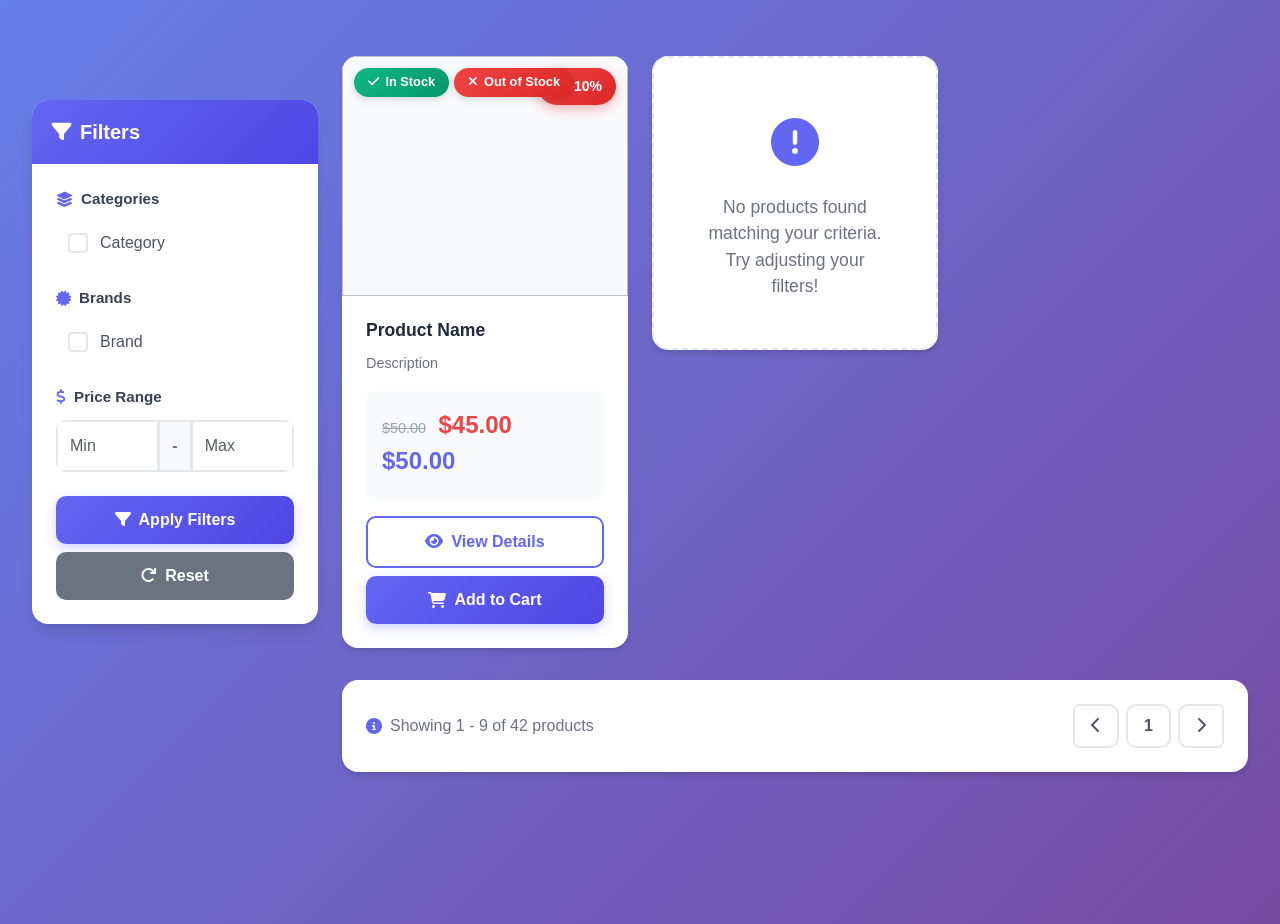
<file: src/main/resources/templates/home/index.html>
<!DOCTYPE html>
<html lang="en" xmlns:th="http://www.thymeleaf.org">
  <head>
    <meta charset="UTF-8" />
    <meta name="viewport" content="width=device-width, initial-scale=1.0" />
    <title>E-Bake Ingredients - Premium Baking Supplies</title>
    <link
      href="https://cdn.jsdelivr.net/npm/bootstrap@5.0.2/dist/css/bootstrap.min.css"
      rel="stylesheet"
    />
    <link
      rel="stylesheet"
      href="https://cdnjs.cloudflare.com/ajax/libs/font-awesome/6.4.0/css/all.min.css"
    />
    <style>
      :root {
        --primary-color: #6366f1;
        --primary-dark: #4f46e5;
        --success-color: #10b981;
        --danger-color: #ef4444;
        --warning-color: #f59e0b;
        --border-color: #e5e7eb;
        --bg-light: #f9fafb;
        --shadow-sm: 0 1px 2px 0 rgb(0 0 0 / 0.05);
        --shadow-md: 0 4px 6px -1px rgb(0 0 0 / 0.1),
          0 2px 4px -2px rgb(0 0 0 / 0.1);
        --shadow-lg: 0 10px 15px -3px rgb(0 0 0 / 0.1),
          0 4px 6px -4px rgb(0 0 0 / 0.1);
        --shadow-xl: 0 20px 25px -5px rgb(0 0 0 / 0.1),
          0 8px 10px -6px rgb(0 0 0 / 0.1);
      }

      body {
        background: linear-gradient(135deg, #667eea 0%, #764ba2 100%);
        min-height: 100vh;
        font-family: "Segoe UI", Tahoma, Geneva, Verdana, sans-serif;
      }

      .container-fluid {
        padding: 2rem;
        max-width: 1600px;
        margin: 0 auto;
      }

      /* Filter Sidebar */
      .filter-card {
        background: white;
        border-radius: 16px;
        box-shadow: var(--shadow-lg);
        border: none;
        position: sticky;
        top: 100px;
        animation: slideInLeft 0.5s ease-out;
      }

      .filter-card .card-header {
        background: linear-gradient(
          135deg,
          var(--primary-color) 0%,
          var(--primary-dark) 100%
        );
        color: white;
        border-radius: 16px 16px 0 0 !important;
        padding: 1.25rem;
        border: none;
      }

      .filter-card .card-header h5 {
        margin: 0;
        font-weight: 700;
        display: flex;
        align-items: center;
        gap: 0.5rem;
      }

      .filter-card .card-header h5::before {
        content: "\f0b0";
        font-family: "Font Awesome 6 Free";
        font-weight: 900;
      }

      .filter-card .card-body {
        padding: 1.5rem;
      }

      .filter-section {
        margin-bottom: 1.5rem;
      }

      .filter-section .form-label {
        font-weight: 600;
        color: #374151;
        margin-bottom: 0.75rem;
        font-size: 0.95rem;
        display: flex;
        align-items: center;
        gap: 0.5rem;
      }

      .filter-section .form-label i {
        color: var(--primary-color);
      }

      .filter-scroll {
        max-height: 200px;
        overflow-y: auto;
        padding-right: 0.5rem;
      }

      .filter-scroll::-webkit-scrollbar {
        width: 6px;
      }

      .filter-scroll::-webkit-scrollbar-track {
        background: #f1f1f1;
        border-radius: 10px;
      }

      .filter-scroll::-webkit-scrollbar-thumb {
        background: var(--primary-color);
        border-radius: 10px;
      }

      .form-check {
        padding: 0.5rem 0.75rem;
        border-radius: 8px;
        transition: all 0.3s ease;
        margin-bottom: 0.5rem;
      }

      .form-check:hover {
        background: rgba(99, 102, 241, 0.05);
      }

      .form-check {
        padding: 0.5rem 0.75rem;
        border-radius: 8px;
        transition: all 0.3s ease;
        margin-bottom: 0.5rem;
        display: flex !important;
        align-items: center;
      }

      .form-check:hover {
        background: rgba(99, 102, 241, 0.05);
      }

      .form-check-input {
        width: 1.25rem;
        height: 1.25rem;
        border: 2px solid var(--border-color);
        border-radius: 6px;
        cursor: pointer;
        transition: all 0.3s ease;
        margin: 0 !important;
        flex-shrink: 0;
        display: block !important;
        position: relative;
        appearance: none;
        -webkit-appearance: none;
        -moz-appearance: none;
        background: white;
      }

      .form-check-input:checked {
        background-color: var(--primary-color);
        border-color: var(--primary-color);
        background-image: url("data:image/svg+xml,%3csvg xmlns='http://www.w3.org/2000/svg' viewBox='0 0 20 20'%3e%3cpath fill='none' stroke='%23fff' stroke-linecap='round' stroke-linejoin='round' stroke-width='3' d='M6 10l3 3l6-6'/%3e%3c/svg%3e");
        background-repeat: no-repeat;
        background-position: center;
        background-size: 100% 100%;
      }

      .form-check-input:focus {
        box-shadow: 0 0 0 3px rgba(99, 102, 241, 0.1);
        outline: none;
      }

      .form-check-label {
        cursor: pointer;
        color: #4b5563;
        font-weight: 500;
        margin-left: 0.75rem !important;
        flex: 1;
        user-select: none;
      }

      .form-check-input:checked {
        background-color: var(--primary-color);
        border-color: var(--primary-color);
      }

      .form-check-input:focus {
        box-shadow: 0 0 0 3px rgba(99, 102, 241, 0.1);
      }

      .form-check-label {
        cursor: pointer;
        color: #4b5563;
        font-weight: 500;
        margin-left: 0.5rem;
      }

      .price-range-inputs .input-group {
        border-radius: 10px;
        overflow: hidden;
      }

      .price-range-inputs .form-control {
        border: 2px solid var(--border-color);
        padding: 0.75rem;
        font-weight: 500;
      }

      .price-range-inputs .form-control:focus {
        border-color: var(--primary-color);
        box-shadow: 0 0 0 3px rgba(99, 102, 241, 0.1);
      }

      .price-range-inputs .input-group-text {
        background: var(--bg-light);
        border: 2px solid var(--border-color);
        font-weight: 600;
        color: #6b7280;
      }

      .btn-primary {
        background: linear-gradient(
          135deg,
          var(--primary-color) 0%,
          var(--primary-dark) 100%
        );
        border: none;
        padding: 0.75rem 1.5rem;
        border-radius: 10px;
        font-weight: 600;
        transition: all 0.3s ease;
        box-shadow: 0 4px 12px rgba(99, 102, 241, 0.3);
      }

      .btn-primary:hover {
        transform: translateY(-2px);
        box-shadow: 0 6px 20px rgba(99, 102, 241, 0.4);
      }

      .btn-secondary {
        background: #6b7280;
        border: none;
        padding: 0.75rem 1.5rem;
        border-radius: 10px;
        font-weight: 600;
        transition: all 0.3s ease;
      }

      .btn-secondary:hover {
        background: #4b5563;
        transform: translateY(-2px);
      }

      /* Product Cards */
      .product-card {
        background: white;
        border-radius: 16px;
        overflow: hidden;
        box-shadow: var(--shadow-md);
        border: none;
        transition: all 0.3s ease;
        height: 100%;
        animation: fadeInUp 0.5s ease-out;
      }

      .product-card:hover {
        transform: translateY(-8px);
        box-shadow: var(--shadow-xl);
      }

      .product-image-wrapper {
        position: relative;
        overflow: hidden;
        height: 240px;
        background: var(--bg-light);
      }

      .card-img-top {
        width: 100%;
        height: 100%;
        object-fit: cover;
        transition: transform 0.5s ease;
      }

      .product-card:hover .card-img-top {
        transform: scale(1.1);
      }

      .discount-badge {
        position: absolute;
        top: 12px;
        right: 12px;
        background: linear-gradient(
          135deg,
          var(--danger-color) 0%,
          #dc2626 100%
        );
        color: white;
        padding: 0.5rem 0.875rem;
        border-radius: 20px;
        font-weight: 700;
        font-size: 0.875rem;
        box-shadow: 0 4px 12px rgba(239, 68, 68, 0.4);
        display: flex;
        align-items: center;
        gap: 0.35rem;
        z-index: 10;
      }

      .discount-badge::before {
        content: "\f02b";
        font-family: "Font Awesome 6 Free";
        font-weight: 900;
      }

      .stock-badge-overlay {
        position: absolute;
        top: 12px;
        left: 12px;
        z-index: 10;
      }

      .badge {
        padding: 0.5rem 0.875rem;
        border-radius: 20px;
        font-weight: 600;
        font-size: 0.8rem;
        display: inline-flex;
        align-items: center;
        gap: 0.4rem;
        box-shadow: 0 2px 8px rgba(0, 0, 0, 0.15);
      }

      .badge.bg-success {
        background: linear-gradient(
          135deg,
          var(--success-color) 0%,
          #059669 100%
        ) !important;
      }

      .badge.bg-success::before {
        content: "\f00c";
        font-family: "Font Awesome 6 Free";
        font-weight: 900;
      }

      .badge.bg-danger {
        background: linear-gradient(
          135deg,
          var(--danger-color) 0%,
          #dc2626 100%
        ) !important;
      }

      .badge.bg-danger::before {
        content: "\f00d";
        font-family: "Font Awesome 6 Free";
        font-weight: 900;
      }

      .product-card .card-body {
        padding: 1.5rem;
        display: flex;
        flex-direction: column;
      }

      .card-title {
        font-size: 1.1rem;
        font-weight: 700;
        color: #1f2937;
        margin-bottom: 0.75rem;
        display: -webkit-box;
        -webkit-line-clamp: 2;
        -webkit-box-orient: vertical;
        overflow: hidden;
      }

      .card-text {
        color: #6b7280;
        font-size: 0.9rem;
        margin-bottom: 1rem;
        display: -webkit-box;
        -webkit-line-clamp: 2;
        -webkit-box-orient: vertical;
        overflow: hidden;
        flex-grow: 1;
      }

      .price-section {
        background: var(--bg-light);
        padding: 1rem;
        border-radius: 10px;
        margin-bottom: 1rem;
      }

      .original-price {
        font-size: 0.9rem;
        color: #9ca3af;
        text-decoration: line-through;
        margin-right: 0.5rem;
      }

      .discounted-price {
        font-size: 1.5rem;
        font-weight: 700;
        color: var(--danger-color);
      }

      .regular-price {
        font-size: 1.5rem;
        font-weight: 700;
        color: var(--primary-color);
      }

      .unit-price-label {
        font-size: 0.8rem;
        color: #6b7280;
        margin-top: 0.35rem;
      }

      .btn-outline-primary {
        border: 2px solid var(--primary-color);
        color: var(--primary-color);
        font-weight: 600;
        border-radius: 10px;
        padding: 0.75rem;
        transition: all 0.3s ease;
      }

      .btn-outline-primary:hover {
        background: var(--primary-color);
        color: white;
        transform: translateY(-2px);
        box-shadow: 0 4px 12px rgba(99, 102, 241, 0.3);
      }

      .btn-add-to-cart {
        display: flex;
        align-items: center;
        justify-content: center;
        gap: 0.5rem;
      }

      .btn-add-to-cart::before {
        content: "\f07a";
        font-family: "Font Awesome 6 Free";
        font-weight: 900;
      }

      .btn-add-to-cart:disabled {
        background: #d1d5db;
        cursor: not-allowed;
        opacity: 0.6;
      }

      /* No products alert */
      .alert-info {
        background: white;
        border: 2px dashed var(--border-color);
        border-radius: 16px;
        color: #6b7280;
        padding: 3rem;
        text-align: center;
        font-size: 1.1rem;
        box-shadow: var(--shadow-md);
      }

      .alert-info::before {
        content: "\f06a";
        font-family: "Font Awesome 6 Free";
        font-weight: 900;
        display: block;
        font-size: 3rem;
        color: var(--primary-color);
        margin-bottom: 1rem;
      }

      /* Pagination */
      .pagination-wrapper {
        background: white;
        border-radius: 16px;
        padding: 1.5rem;
        box-shadow: var(--shadow-md);
        margin-top: 2rem;
      }

      .pagination {
        margin: 0;
        gap: 0.5rem;
      }

      .page-item .page-link {
        border: 2px solid var(--border-color);
        color: #4b5563;
        font-weight: 600;
        border-radius: 10px;
        padding: 0.5rem 1rem;
        transition: all 0.3s ease;
      }

      .page-item .page-link:hover {
        background: rgba(99, 102, 241, 0.1);
        border-color: var(--primary-color);
        color: var(--primary-color);
        transform: translateY(-2px);
      }

      .page-item.active .page-link {
        background: linear-gradient(
          135deg,
          var(--primary-color) 0%,
          var(--primary-dark) 100%
        );
        border-color: var(--primary-color);
        color: white;
        box-shadow: 0 4px 12px rgba(99, 102, 241, 0.3);
      }

      .page-item.disabled .page-link {
        background: #f3f4f6;
        border-color: var(--border-color);
        color: #9ca3af;
        cursor: not-allowed;
      }

      .pagination-info {
        color: #6b7280;
        font-weight: 500;
        display: flex;
        align-items: center;
        gap: 0.5rem;
      }

      .pagination-info::before {
        content: "\f05a";
        font-family: "Font Awesome 6 Free";
        font-weight: 900;
        color: var(--primary-color);
      }

      /* Toast notifications */
      .toast-notification {
        position: fixed;
        top: 100px;
        right: 20px;
        z-index: 9999;
        min-width: 300px;
        border-radius: 12px;
        box-shadow: var(--shadow-xl);
        animation: slideInRight 0.3s ease-out;
        border: none;
        overflow: hidden;
      }

      .toast-notification.alert-success {
        background: linear-gradient(
          135deg,
          var(--success-color) 0%,
          #059669 100%
        );
        color: white;
        border-left: 4px solid #047857;
      }

      .toast-notification.alert-danger {
        background: linear-gradient(
          135deg,
          var(--danger-color) 0%,
          #dc2626 100%
        );
        color: white;
        border-left: 4px solid #b91c1c;
      }

      .toast-notification::before {
        font-family: "Font Awesome 6 Free";
        font-weight: 900;
        font-size: 1.25rem;
        margin-right: 0.75rem;
      }

      .toast-notification.alert-success::before {
        content: "\f00c";
      }

      .toast-notification.alert-danger::before {
        content: "\f071";
      }

      @keyframes slideInLeft {
        from {
          opacity: 0;
          transform: translateX(-30px);
        }
        to {
          opacity: 1;
          transform: translateX(0);
        }
      }

      @keyframes fadeInUp {
        from {
          opacity: 0;
          transform: translateY(20px);
        }
        to {
          opacity: 1;
          transform: translateY(0);
        }
      }

      @keyframes slideInRight {
        from {
          opacity: 0;
          transform: translateX(50px);
        }
        to {
          opacity: 1;
          transform: translateX(0);
        }
      }

      /* Responsive */
      @media (max-width: 768px) {
        .container-fluid {
          padding: 1rem;
        }

        .filter-card {
          position: relative;
          top: 0;
          margin-bottom: 2rem;
        }

        .product-image-wrapper {
          height: 200px;
        }

        .toast-notification {
          right: 10px;
          left: 10px;
          min-width: auto;
        }
      }
    </style>
  </head>
  <body>
    <th:block th:replace="~{common/layout :: header}"></th:block>

    <div class="container-fluid mt-4">
      <div class="row">
        <!-- Filters Sidebar -->
        <div class="col-lg-3 col-md-4 mb-4">
          <div class="card filter-card">
            <div class="card-header">
              <h5 class="mb-0">Filters</h5>
            </div>
            <div class="card-body">
              <form id="filterForm" method="get" th:action="@{/}">
                <!-- Category Filter -->
                <div class="filter-section mb-3">
                  <label class="form-label">
                    <i class="fas fa-layer-group"></i>
                    Categories
                  </label>
                  <div class="filter-scroll">
                    <div class="form-check" th:each="category : ${categories}">
                      <input
                        class="form-check-input"
                        type="checkbox"
                        th:name="categoryIds"
                        th:value="${category.id}"
                        th:id="${'category-' + category.id}"
                        th:checked="${categoryIds != null and categoryIds.contains(category.id)}"
                      />
                      <label
                        class="form-check-label"
                        th:for="${'category-' + category.id}"
                        th:text="${category.name}"
                        >Category</label
                      >
                    </div>
                  </div>
                </div>

                <!-- Brand Filter -->
                <div class="filter-section mb-3">
                  <label class="form-label">
                    <i class="fas fa-certificate"></i>
                    Brands
                  </label>
                  <div class="filter-scroll">
                    <div class="form-check" th:each="brand : ${brands}">
                      <input
                        class="form-check-input"
                        type="checkbox"
                        th:name="brandIds"
                        th:value="${brand.id}"
                        th:id="${'brand-' + brand.id}"
                        th:checked="${brandIds != null and brandIds.contains(brand.id)}"
                      />
                      <label
                        class="form-check-label"
                        th:for="${'brand-' + brand.id}"
                        th:text="${brand.name}"
                        >Brand</label
                      >
                    </div>
                  </div>
                </div>

                <!-- Price Range -->
                <div class="filter-section mb-4">
                  <label class="form-label">
                    <i class="fas fa-dollar-sign"></i>
                    Price Range
                  </label>
                  <div class="price-range-inputs">
                    <div class="input-group mb-2">
                      <input
                        type="number"
                        class="form-control"
                        name="minPrice"
                        placeholder="Min"
                        min="0"
                        th:value="${param.minPrice != null ? param.minPrice : ''}"
                      />
                      <span class="input-group-text">-</span>
                      <input
                        type="number"
                        class="form-control"
                        name="maxPrice"
                        placeholder="Max"
                        min="0"
                        th:value="${param.maxPrice != null ? param.maxPrice : ''}"
                      />
                    </div>
                  </div>
                </div>

                <!-- Buttons -->
                <div class="d-grid gap-2">
                  <button type="submit" class="btn btn-primary">
                    <i class="fas fa-filter me-2"></i>Apply Filters
                  </button>
                  <button type="reset" class="btn btn-secondary">
                    <i class="fas fa-redo me-2"></i>Reset
                  </button>
                </div>
              </form>
            </div>
          </div>
        </div>

        <!-- Products Grid -->
        <div class="col-lg-9 col-md-8">
          <div class="row row-cols-1 row-cols-sm-2 row-cols-lg-3 g-4">
            <div class="col" th:each="product : ${products}">
              <div class="card product-card position-relative">
                <div class="product-image-wrapper">
                  <span
                    class="discount-badge"
                    th:if="${product.discount > 0}"
                    th:text="${#numbers.formatDecimal(product.discount * 100, 0, 0)} + '%'"
                    >-10%</span
                  >

                  <!-- Stock badge overlay -->
                  <div class="stock-badge-overlay">
                    <span class="badge bg-success" th:if="${product.stock > 0}"
                      >In Stock</span
                    >
                    <span
                      class="badge bg-danger"
                      th:unless="${product.stock > 0}"
                      >Out of Stock</span
                    >
                  </div>

                  <!-- Product image -->
                  <img
                    class="card-img-top"
                    th:if="${product.images != null and !#lists.isEmpty(product.images)}"
                    th:src="${product.images[0].src}"
                    th:alt="${product.images[0].altText}"
                  />
                  <img
                    class="card-img-top"
                    th:unless="${product.images != null and !#lists.isEmpty(product.images)}"
                    th:src="@{/images/default-product.jpg}"
                    alt="Default product image"
                  />
                </div>

                <div class="card-body">
                  <h5 class="card-title" th:text="${product.name}">
                    Product Name
                  </h5>
                  <p class="card-text" th:text="${product.description}">
                    Description
                  </p>

                  <div class="price-section">
                    <div th:if="${product.discount > 0}">
                      <div>
                        <span
                          class="original-price"
                          th:text="'$' + ${#numbers.formatDecimal(product.unitPrice, 0, 'COMMA', 2, 'POINT')}"
                          >$50.00</span
                        >
                        <span
                          class="discounted-price"
                          th:text="'$' + ${#numbers.formatDecimal(product.unitPrice * (1 - product.discount), 0, 'COMMA', 2, 'POINT')}"
                          >$45.00</span
                        >
                      </div>
                    </div>
                    <div th:unless="${product.discount > 0}">
                      <span
                        class="regular-price"
                        th:text="'$' + ${#numbers.formatDecimal(product.unitPrice, 0, 'COMMA', 2, 'POINT')}"
                        >$50.00</span
                      >
                    </div>
                    <div
                      class="unit-price-label"
                      th:if="${product.unitPrice != 0}"
                      th:text="'Unit price: $' + ${#numbers.formatDecimal(product.unitPrice, 0, 'COMMA', 2, 'POINT')}"
                    ></div>
                  </div>

                  <div class="d-grid gap-2">
                    <a
                      th:href="@{/product/{id}(id=${product.id})}"
                      class="btn btn-outline-primary"
                    >
                      <i class="fas fa-eye me-2"></i>View Details
                    </a>
                    <button
                      sec:authorize="hasRole('CUSTOMER')"
                      class="btn btn-primary btn-add-to-cart"
                      th:disabled="${product.stock <= 0}"
                      th:data-product-id="${product.id}"
                    >
                      Add to Cart
                    </button>
                  </div>
                </div>
              </div>
            </div>

            <!-- No products found -->
            <div
              class="col-12"
              th:if="${products == null or #lists.isEmpty(products)}"
            >
              <div class="alert alert-info">
                No products found matching your criteria. Try adjusting your
                filters!
              </div>
            </div>
          </div>

          <!-- Pagination -->
          <div
            class="pagination-wrapper"
            th:if="${page != null and page.totalPages > 0}"
          >
            <div
              class="d-flex justify-content-between align-items-center flex-wrap gap-3"
            >
              <div class="pagination-info">
                <span
                  th:text="'Showing ' + (${page.number} * ${page.size} + 1) + ' - ' + (${page.number} * ${page.size} + ${products.size()}) + ' of ' + ${page.totalElements} + ' products'"
                  >Showing 1 - 9 of 42 products</span
                >
              </div>

              <nav>
                <ul class="pagination mb-0">
                  <li
                    class="page-item"
                    th:classappend="${page.first} ? 'disabled'"
                  >
                    <a
                      class="page-link"
                      th:href="@{/(page=${page.number - 1}, size=${page.size}, categoryIds=${categoryIds}, brandIds=${brandIds}, minPrice=${minPrice}, maxPrice=${maxPrice})}"
                    >
                      <i class="fas fa-chevron-left"></i>
                    </a>
                  </li>

                  <li
                    class="page-item"
                    th:each="i : ${#numbers.sequence(0, page.totalPages - 1)}"
                    th:classappend="${i == page.number} ? 'active'"
                  >
                    <a
                      class="page-link"
                      th:text="${i + 1}"
                      th:href="@{/(page=${i}, size=${page.size}, categoryIds=${categoryIds}, brandIds=${brandIds}, minPrice=${minPrice}, maxPrice=${maxPrice})}"
                      >1</a
                    >
                  </li>

                  <li
                    class="page-item"
                    th:classappend="${page.last} ? 'disabled'"
                  >
                    <a
                      class="page-link"
                      th:href="@{/(page=${page.number + 1}, size=${page.size}, categoryIds=${categoryIds}, brandIds=${brandIds}, minPrice=${minPrice}, maxPrice=${maxPrice})}"
                    >
                      <i class="fas fa-chevron-right"></i>
                    </a>
                  </li>
                </ul>
              </nav>
            </div>
          </div>
        </div>
      </div>
    </div>

    <th:block th:replace="~{common/layout :: footer}"></th:block>

    <script src="https://cdn.jsdelivr.net/npm/bootstrap@5.0.2/dist/js/bootstrap.bundle.min.js"></script>
    <script>
      // Reset form handler
      document
        .getElementById("filterForm")
        .addEventListener("reset", function (e) {
          e.preventDefault();
          window.location.href = "/";
        });

      // Add to cart functionality
      document.addEventListener("DOMContentLoaded", function () {
        const buttons = document.querySelectorAll(".btn-add-to-cart");

        buttons.forEach((btn) => {
          btn.addEventListener("click", async function () {
            const productId = this.dataset.productId;
            const originalText = this.innerHTML;

            // Loading state
            this.innerHTML =
              '<i class="fas fa-spinner fa-spin me-2"></i>Adding...';
            this.disabled = true;

            try {
              const response = await fetch(`/cart/add?productId=${productId}`, {
                method: "POST",
              });
              const data = await response.json();

              showToast(
                data.message || "Product added to cart successfully!",
                "success"
              );

              // Reset button after a delay
              setTimeout(() => {
                this.innerHTML = originalText;
                this.disabled = false;
              }, 1000);
            } catch (error) {
              console.error("Error adding to cart:", error);
              showToast("Something went wrong! Please try again.", "danger");
              this.innerHTML = originalText;
              this.disabled = false;
            }
          });
        });

        function showToast(message, type) {
          const toast = document.createElement("div");
          toast.className = `alert alert-${type} toast-notification`;
          toast.textContent = message;
          document.body.appendChild(toast);

          setTimeout(() => {
            toast.style.animation = "slideInRight 0.3s ease-out reverse";
            setTimeout(() => toast.remove(), 300);
          }, 3000);
        }
      });
    </script>
  </body>
</html>
</file>
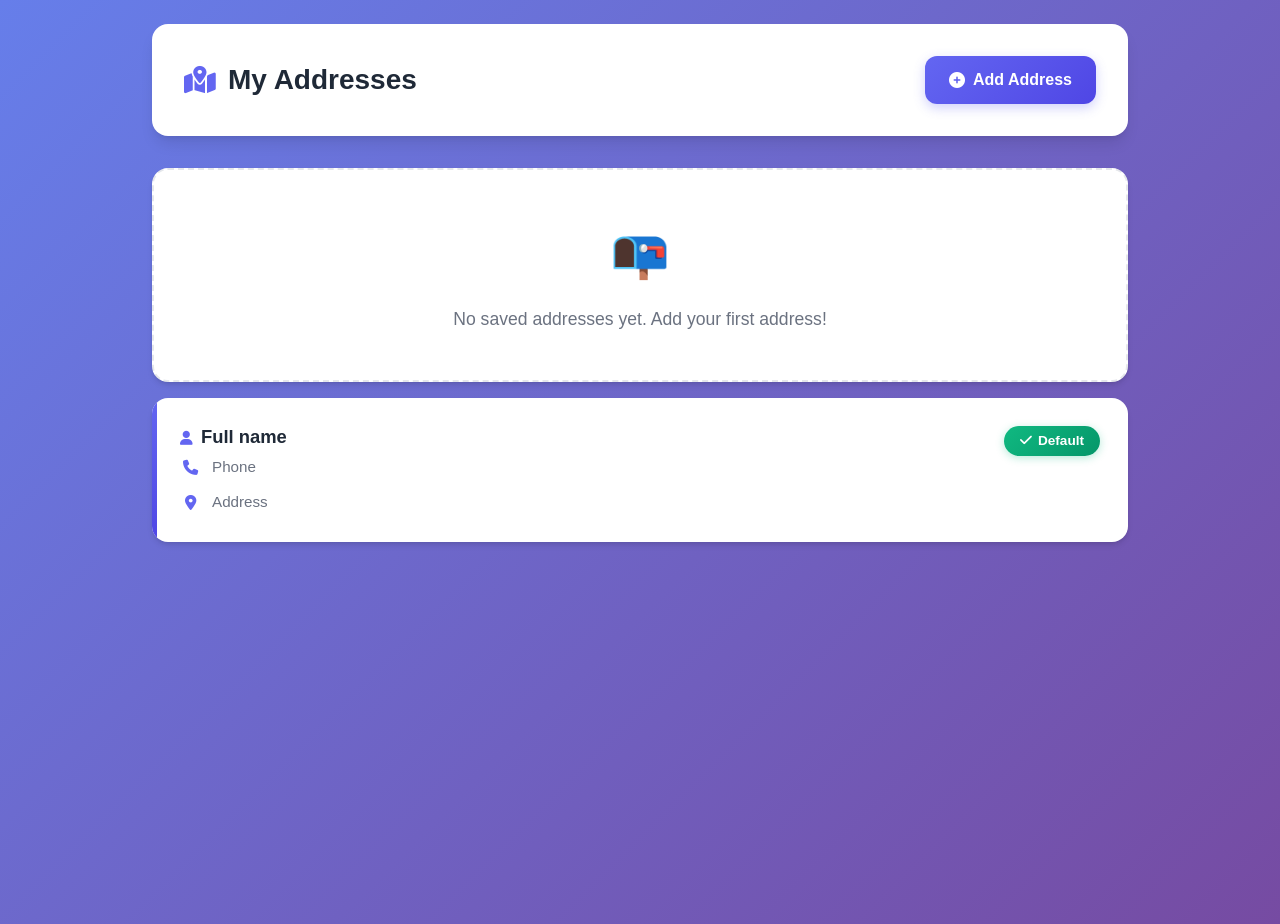
<file: src/main/resources/templates/account/address.html>
<!DOCTYPE html>
<html lang="en" xmlns:th="http://www.thymeleaf.org">
  <head>
    <meta charset="UTF-8" />
    <meta name="viewport" content="width=device-width, initial-scale=1.0" />
    <title>Addresses - E-Bake Ingredients</title>
    <link
      href="https://cdn.jsdelivr.net/npm/bootstrap@5.0.2/dist/css/bootstrap.min.css"
      rel="stylesheet"
    />
    <link
      rel="stylesheet"
      href="https://cdnjs.cloudflare.com/ajax/libs/font-awesome/6.4.0/css/all.min.css"
    />
    <style>
      :root {
        --primary-color: #6366f1;
        --primary-dark: #4f46e5;
        --success-color: #10b981;
        --danger-color: #ef4444;
        --border-color: #e5e7eb;
        --bg-light: #f9fafb;
        --shadow-sm: 0 1px 2px 0 rgb(0 0 0 / 0.05);
        --shadow-md: 0 4px 6px -1px rgb(0 0 0 / 0.1),
          0 2px 4px -2px rgb(0 0 0 / 0.1);
        --shadow-lg: 0 10px 15px -3px rgb(0 0 0 / 0.1),
          0 4px 6px -4px rgb(0 0 0 / 0.1);
      }

      body {
        background: linear-gradient(135deg, #667eea 0%, #764ba2 100%);
        min-height: 100vh;
        font-family: "Segoe UI", Tahoma, Geneva, Verdana, sans-serif;
      }

      .container {
        max-width: 1000px;
      }

      .page-header {
        background: white;
        border-radius: 16px;
        padding: 2rem;
        margin-bottom: 2rem;
        box-shadow: var(--shadow-lg);
        display: flex;
        justify-content: space-between;
        align-items: center;
        animation: slideDown 0.5s ease-out;
      }

      .page-header h4 {
        margin: 0;
        color: #1f2937;
        font-weight: 700;
        font-size: 1.75rem;
        display: flex;
        align-items: center;
        gap: 0.75rem;
      }

      .page-header h4 i {
        color: var(--primary-color);
      }

      .btn-add-address {
        background: linear-gradient(
          135deg,
          var(--primary-color) 0%,
          var(--primary-dark) 100%
        );
        border: none;
        padding: 0.75rem 1.5rem;
        border-radius: 12px;
        font-weight: 600;
        color: white;
        display: flex;
        align-items: center;
        gap: 0.5rem;
        transition: all 0.3s ease;
        box-shadow: 0 4px 12px rgba(99, 102, 241, 0.3);
      }

      .btn-add-address:hover {
        transform: translateY(-2px);
        box-shadow: 0 6px 20px rgba(99, 102, 241, 0.4);
        color: white;
      }

      #addForm {
        background: white;
        border-radius: 16px;
        padding: 2rem;
        border: none;
        box-shadow: var(--shadow-lg);
        margin-bottom: 2rem;
        animation: slideDown 0.3s ease-out;
      }

      #addForm .form-label {
        font-weight: 600;
        color: #374151;
        margin-bottom: 0.5rem;
        font-size: 0.875rem;
      }

      #addForm .form-control {
        border: 2px solid var(--border-color);
        border-radius: 10px;
        padding: 0.75rem 1rem;
        transition: all 0.3s ease;
        font-size: 0.95rem;
      }

      #addForm .form-control:focus {
        border-color: var(--primary-color);
        box-shadow: 0 0 0 3px rgba(99, 102, 241, 0.1);
      }

      .form-check-input:checked {
        background-color: var(--success-color);
        border-color: var(--success-color);
      }

      .form-check-label {
        font-weight: 500;
        color: #4b5563;
      }

      .btn-success {
        background: linear-gradient(
          135deg,
          var(--success-color) 0%,
          #059669 100%
        );
        border: none;
        padding: 0.75rem 2rem;
        border-radius: 10px;
        font-weight: 600;
        transition: all 0.3s ease;
        box-shadow: 0 4px 12px rgba(16, 185, 129, 0.3);
      }

      .btn-success:hover {
        transform: translateY(-2px);
        box-shadow: 0 6px 20px rgba(16, 185, 129, 0.4);
      }

      .btn-secondary {
        background: #6b7280;
        border: none;
        padding: 0.75rem 2rem;
        border-radius: 10px;
        font-weight: 600;
        transition: all 0.3s ease;
      }

      .btn-secondary:hover {
        background: #4b5563;
        transform: translateY(-2px);
      }

      .alert-info {
        background: white;
        border: 2px dashed var(--border-color);
        border-radius: 16px;
        color: #6b7280;
        padding: 3rem;
        text-align: center;
        font-size: 1.1rem;
        box-shadow: var(--shadow-md);
      }

      .alert-info::before {
        content: "📭";
        display: block;
        font-size: 3rem;
        margin-bottom: 1rem;
      }

      .address-card {
        margin-bottom: 1.25rem;
        border: none;
        border-radius: 16px;
        overflow: hidden;
        transition: all 0.3s ease;
        box-shadow: var(--shadow-md);
        background: white;
        animation: fadeIn 0.5s ease-out;
      }

      .address-card:hover {
        transform: translateY(-4px);
        box-shadow: var(--shadow-lg);
      }

      .address-card .card-body {
        padding: 1.75rem;
        position: relative;
      }

      .address-card::before {
        content: "";
        position: absolute;
        top: 0;
        left: 0;
        width: 5px;
        height: 100%;
        background: linear-gradient(
          180deg,
          var(--primary-color) 0%,
          var(--primary-dark) 100%
        );
      }

      .address-card h6 {
        font-weight: 700;
        color: #1f2937;
        font-size: 1.15rem;
        margin-bottom: 0.5rem;
        display: flex;
        align-items: center;
        gap: 0.5rem;
      }

      .address-card h6::before {
        content: "\f007";
        font-family: "Font Awesome 6 Free";
        font-weight: 900;
        color: var(--primary-color);
        font-size: 0.9rem;
      }

      .address-info {
        display: flex;
        flex-direction: column;
        gap: 0.75rem;
      }

      .info-item {
        display: flex;
        align-items: center;
        gap: 0.75rem;
        color: #6b7280;
        font-size: 0.95rem;
      }

      .info-item i {
        color: var(--primary-color);
        width: 20px;
        text-align: center;
      }

      .badge {
        padding: 0.5rem 1rem;
        border-radius: 20px;
        font-weight: 600;
        font-size: 0.85rem;
        display: inline-flex;
        align-items: center;
        gap: 0.4rem;
      }

      .badge.bg-success {
        background: linear-gradient(
          135deg,
          var(--success-color) 0%,
          #059669 100%
        ) !important;
        box-shadow: 0 2px 8px rgba(16, 185, 129, 0.3);
      }

      .badge.bg-success::before {
        content: "\f00c";
        font-family: "Font Awesome 6 Free";
        font-weight: 900;
      }

      @keyframes slideDown {
        from {
          opacity: 0;
          transform: translateY(-20px);
        }
        to {
          opacity: 1;
          transform: translateY(0);
        }
      }

      @keyframes fadeIn {
        from {
          opacity: 0;
        }
        to {
          opacity: 1;
        }
      }

      .address-content {
        display: flex;
        justify-content: space-between;
        align-items: flex-start;
        gap: 2rem;
      }

      .address-details {
        flex: 1;
      }

      .address-actions {
        display: flex;
        flex-direction: column;
        gap: 0.5rem;
        align-items: flex-end;
      }

      /* Responsive */
      @media (max-width: 768px) {
        .page-header {
          flex-direction: column;
          gap: 1rem;
          text-align: center;
        }

        .address-content {
          flex-direction: column;
        }

        .address-actions {
          align-items: flex-start;
          flex-direction: row;
        }

        #addForm {
          padding: 1.5rem;
        }
      }

      /* Form animations */
      .form-control:focus {
        animation: inputFocus 0.3s ease;
      }

      @keyframes inputFocus {
        0% {
          transform: scale(1);
        }
        50% {
          transform: scale(1.02);
        }
        100% {
          transform: scale(1);
        }
      }

      .addresses-grid {
        animation: fadeIn 0.6s ease-out;
      }
    </style>
  </head>
  <body>
    <th:block th:replace="~{common/layout :: header}"></th:block>

    <div class="container mt-4 mb-5">
      <div class="page-header">
        <h4><i class="fas fa-map-marked-alt"></i>My Addresses</h4>
        <button class="btn btn-add-address" id="toggleAddBtn">
          <i class="fas fa-plus-circle"></i>
          Add Address
        </button>
      </div>

      <div id="addForm" class="card p-3 mb-4" style="display: none">
        <form
          th:action="@{/account/addresses/add}"
          th:object="${newAddress}"
          method="post"
        >
          <div class="row g-3">
            <div class="col-md-6">
              <label class="form-label"
                ><i class="fas fa-user me-2"></i>Full name</label
              >
              <input
                class="form-control"
                th:field="*{fullName}"
                required
                placeholder="Enter your full name"
              />
            </div>
            <div class="col-md-6">
              <label class="form-label"
                ><i class="fas fa-phone me-2"></i>Phone</label
              >
              <input
                class="form-control"
                th:field="*{phoneNumber}"
                required
                placeholder="Enter phone number"
              />
            </div>

            <div class="col-12">
              <label class="form-label"
                ><i class="fas fa-map-marker-alt me-2"></i>Address line</label
              >
              <input
                class="form-control"
                th:field="*{addressLine}"
                required
                placeholder="Street address, P.O. box"
              />
            </div>

            <div class="col-md-4">
              <label class="form-label"
                ><i class="fas fa-building me-2"></i>Ward</label
              >
              <input
                class="form-control"
                th:field="*{ward}"
                placeholder="Ward"
              />
            </div>
            <div class="col-md-4">
              <label class="form-label"
                ><i class="fas fa-map me-2"></i>District</label
              >
              <input
                class="form-control"
                th:field="*{district}"
                placeholder="District"
              />
            </div>
            <div class="col-md-4">
              <label class="form-label"
                ><i class="fas fa-city me-2"></i>City</label
              >
              <input
                class="form-control"
                th:field="*{city}"
                placeholder="City"
              />
            </div>

            <div class="col-12 mt-3">
              <div class="form-check">
                <input
                  class="form-check-input"
                  type="checkbox"
                  th:field="*{isDefault}"
                  id="isDefault"
                />
                <label class="form-check-label" for="isDefault">
                  <i class="fas fa-star me-2"></i>Set as default address
                </label>
              </div>
            </div>

            <div class="col-12 mt-4 d-flex gap-2">
              <button class="btn btn-success" type="submit">
                <i class="fas fa-save me-2"></i>Save Address
              </button>
              <button class="btn btn-secondary" type="button" id="cancelAdd">
                <i class="fas fa-times me-2"></i>Cancel
              </button>
            </div>
          </div>
        </form>
      </div>

      <div th:if="${addresses == null or #lists.isEmpty(addresses)}">
        <div class="alert alert-info">
          No saved addresses yet. Add your first address!
        </div>
      </div>

      <div class="addresses-grid" th:each="addr : ${addresses}">
        <div class="card address-card">
          <div class="card-body">
            <div class="address-content">
              <div class="address-details">
                <h6 th:text="${addr.fullName}">Full name</h6>
                <div class="address-info">
                  <div class="info-item">
                    <i class="fas fa-phone"></i>
                    <span th:text="${addr.phoneNumber}">Phone</span>
                  </div>
                  <div class="info-item">
                    <i class="fas fa-map-marker-alt"></i>
                    <span
                      th:text="${addr.addressLine + ', ' + (addr.ward ?: '') + (addr.district != null ? ', ' + addr.district : '') + (addr.city != null ? ', ' + addr.city : '')}"
                      >Address</span
                    >
                  </div>
                </div>
              </div>
              <div class="address-actions">
                <span class="badge bg-success" th:if="${addr.isDefault}"
                  >Default</span
                >
              </div>
            </div>
          </div>
        </div>
      </div>
    </div>

    <th:block th:replace="~{common/layout :: footer}"></th:block>

    <script>
      document
        .getElementById("toggleAddBtn")
        .addEventListener("click", function () {
          const f = document.getElementById("addForm");
          f.style.display =
            f.style.display === "none" || f.style.display === ""
              ? "block"
              : "none";
        });
      document
        .getElementById("cancelAdd")
        .addEventListener("click", function () {
          document.getElementById("addForm").style.display = "none";
        });
    </script>
    <script src="https://cdn.jsdelivr.net/npm/bootstrap@5.0.2/dist/js/bootstrap.bundle.min.js"></script>
  </body>
</html>
</file>
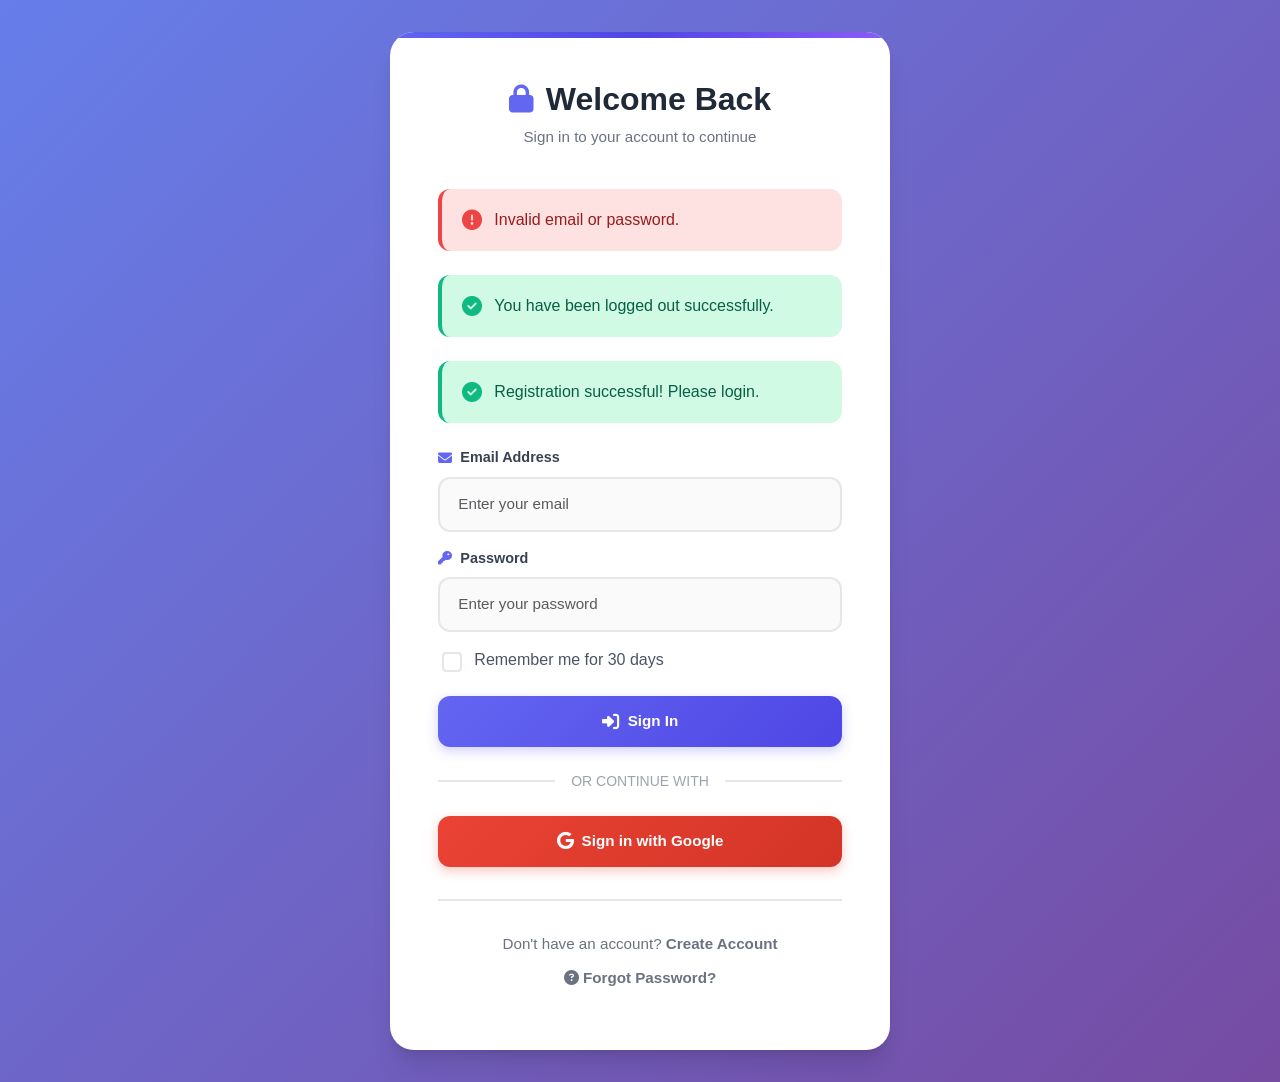
<file: src/main/resources/templates/auth/login.html>
<!DOCTYPE html>
<html lang="en">
  <head>
    <meta charset="UTF-8" />
    <meta name="viewport" content="width=device-width, initial-scale=1.0" />
    <title>Login - E-Bake Ingredients</title>
    <link
      href="https://cdn.jsdelivr.net/npm/bootstrap@5.0.2/dist/css/bootstrap.min.css"
      rel="stylesheet"
    />
    <link
      rel="stylesheet"
      href="https://cdnjs.cloudflare.com/ajax/libs/font-awesome/6.4.0/css/all.min.css"
    />
    <style>
      :root {
        --primary-color: #6366f1;
        --primary-dark: #4f46e5;
        --success-color: #10b981;
        --danger-color: #ef4444;
        --border-color: #e5e7eb;
        --bg-light: #f9fafb;
        --shadow-sm: 0 1px 2px 0 rgb(0 0 0 / 0.05);
        --shadow-md: 0 4px 6px -1px rgb(0 0 0 / 0.1),
          0 2px 4px -2px rgb(0 0 0 / 0.1);
        --shadow-lg: 0 10px 15px -3px rgb(0 0 0 / 0.1),
          0 4px 6px -4px rgb(0 0 0 / 0.1);
        --shadow-xl: 0 20px 25px -5px rgb(0 0 0 / 0.1),
          0 8px 10px -6px rgb(0 0 0 / 0.1);
      }

      body {
        background: linear-gradient(135deg, #667eea 0%, #764ba2 100%);
        min-height: 100vh;
        font-family: "Segoe UI", Tahoma, Geneva, Verdana, sans-serif;
        display: flex;
        flex-direction: column;
      }

      .container {
        flex: 1;
        display: flex;
        align-items: center;
        padding-top: 2rem;
        padding-bottom: 2rem;
        width: 100%;
        max-width: 100%;
      }

      .login-wrapper {
        width: 100%;
        animation: fadeInUp 0.6s ease-out;
      }

      .row {
        margin: 0;
        width: 100%;
      }

      .login-card {
        background: white;
        border-radius: 24px;
        padding: 3rem;
        box-shadow: var(--shadow-xl);
        border: none;
        position: relative;
        overflow: hidden;
        width: 100%;
        max-width: 500px;
        margin: 0 auto;
      }

      .login-card::before {
        content: "";
        position: absolute;
        top: 0;
        left: 0;
        right: 0;
        height: 6px;
        background: linear-gradient(
          90deg,
          var(--primary-color) 0%,
          var(--primary-dark) 50%,
          #8b5cf6 100%
        );
      }

      .login-header {
        text-align: center;
        margin-bottom: 2.5rem;
      }

      .login-header h2 {
        font-size: 2rem;
        font-weight: 700;
        color: #1f2937;
        margin-bottom: 0.5rem;
        display: flex;
        align-items: center;
        justify-content: center;
        gap: 0.75rem;
        flex-wrap: wrap;
      }

      .login-header h2 i {
        color: var(--primary-color);
        font-size: 1.75rem;
      }

      .login-header p {
        color: #6b7280;
        font-size: 0.95rem;
        margin: 0;
      }

      .alert {
        border-radius: 12px;
        border: none;
        padding: 1rem 1.25rem;
        margin-bottom: 1.5rem;
        display: flex;
        align-items: center;
        gap: 0.75rem;
        animation: slideDown 0.4s ease-out;
        font-weight: 500;
        word-wrap: break-word;
      }

      .alert::before {
        font-family: "Font Awesome 6 Free";
        font-weight: 900;
        font-size: 1.25rem;
        flex-shrink: 0;
      }

      .alert-danger {
        background: #fee2e2;
        color: #991b1b;
        border-left: 4px solid var(--danger-color);
      }

      .alert-danger::before {
        content: "\f06a";
        color: var(--danger-color);
      }

      .alert-success {
        background: #d1fae5;
        color: #065f46;
        border-left: 4px solid var(--success-color);
      }

      .alert-success::before {
        content: "\f058";
        color: var(--success-color);
      }

      .mb-3 {
        margin-bottom: 1.25rem;
      }

      .form-label {
        font-weight: 600;
        color: #374151;
        margin-bottom: 0.5rem;
        font-size: 0.9rem;
        display: flex;
        align-items: center;
        gap: 0.5rem;
      }

      .form-label i {
        color: var(--primary-color);
        font-size: 0.875rem;
      }

      .form-control {
        border: 2px solid var(--border-color);
        border-radius: 12px;
        padding: 0.875rem 1.125rem;
        transition: all 0.3s ease;
        font-size: 0.95rem;
        background: #fafafa;
        width: 100%;
      }

      .form-control:focus {
        border-color: var(--primary-color);
        box-shadow: 0 0 0 4px rgba(99, 102, 241, 0.1);
        background: white;
        transform: translateY(-1px);
      }

      .form-control:hover {
        border-color: #d1d5db;
      }

      .form-check {
        padding-left: 1.75rem;
        margin-bottom: 1.5rem;
      }

      .form-check-input {
        width: 1.25rem;
        height: 1.25rem;
        border: 2px solid var(--border-color);
        border-radius: 6px;
        cursor: pointer;
        transition: all 0.3s ease;
      }

      .form-check-input:checked {
        background-color: var(--success-color);
        border-color: var(--success-color);
      }

      .form-check-input:focus {
        box-shadow: 0 0 0 3px rgba(16, 185, 129, 0.1);
      }

      .form-check-label {
        font-weight: 500;
        color: #4b5563;
        cursor: pointer;
        margin-left: 0.5rem;
      }

      .d-grid {
        display: grid;
        width: 100%;
      }

      .gap-2 {
        gap: 0.75rem;
      }

      .btn {
        padding: 0.875rem 1.5rem;
        border-radius: 12px;
        font-weight: 600;
        font-size: 0.95rem;
        transition: all 0.3s ease;
        border: none;
        display: flex;
        align-items: center;
        justify-content: center;
        gap: 0.5rem;
        width: 100%;
      }

      .btn-primary {
        background: linear-gradient(
          135deg,
          var(--primary-color) 0%,
          var(--primary-dark) 100%
        );
        box-shadow: 0 4px 12px rgba(99, 102, 241, 0.3);
        color: white;
      }

      .btn-primary:hover {
        transform: translateY(-2px);
        box-shadow: 0 6px 20px rgba(99, 102, 241, 0.4);
        background: linear-gradient(
          135deg,
          var(--primary-dark) 0%,
          #4338ca 100%
        );
        color: white;
      }

      .btn-danger {
        background: linear-gradient(135deg, #ea4335 0%, #d33426 100%);
        color: white;
        box-shadow: 0 4px 12px rgba(234, 67, 53, 0.3);
      }

      .btn-danger:hover {
        transform: translateY(-2px);
        box-shadow: 0 6px 20px rgba(234, 67, 53, 0.4);
        background: linear-gradient(135deg, #d33426 0%, #c5221f 100%);
        color: white;
      }

      .btn i {
        font-size: 1.1rem;
      }

      .divider {
        display: flex;
        align-items: center;
        text-align: center;
        margin: 1.5rem 0;
        color: #9ca3af;
        font-size: 0.875rem;
        font-weight: 500;
      }

      .divider::before,
      .divider::after {
        content: "";
        flex: 1;
        border-bottom: 2px solid var(--border-color);
      }

      .divider span {
        padding: 0 1rem;
        background: white;
        white-space: nowrap;
      }

      .login-footer {
        text-align: center;
        margin-top: 2rem;
        padding-top: 2rem;
        border-top: 2px solid var(--border-color);
      }

      .login-footer p {
        margin-bottom: 0.75rem;
        color: #6b7280;
        font-size: 0.95rem;
      }

      .login-footer a {
        color: var(--primary-color);
        text-decoration: none;
        font-weight: 600;
        transition: all 0.3s ease;
        position: relative;
      }

      .login-footer a:hover {
        color: var(--primary-dark);
      }

      .login-footer a::after {
        content: "";
        position: absolute;
        bottom: -2px;
        left: 0;
        width: 0;
        height: 2px;
        background: var(--primary-color);
        transition: width 0.3s ease;
      }

      .login-footer a:hover::after {
        width: 100%;
      }

      @keyframes fadeInUp {
        from {
          opacity: 0;
          transform: translateY(30px);
        }
        to {
          opacity: 1;
          transform: translateY(0);
        }
      }

      @keyframes slideDown {
        from {
          opacity: 0;
          transform: translateY(-10px);
        }
        to {
          opacity: 1;
          transform: translateY(0);
        }
      }

      /* Responsive */
      @media (max-width: 768px) {
        .container {
          padding: 1rem;
        }

        .login-card {
          padding: 2rem 1.5rem;
          border-radius: 20px;
        }

        .login-header h2 {
          font-size: 1.5rem;
        }

        .login-header h2 i {
          font-size: 1.375rem;
        }
      }

      @media (max-width: 576px) {
        .login-card {
          padding: 1.75rem 1.25rem;
        }

        .login-header h2 {
          font-size: 1.35rem;
        }

        .form-control {
          font-size: 16px; /* Prevents zoom on iOS */
        }
      }
    </style>
  </head>
  <body>
    <th:block th:replace="~{common/layout :: header}"></th:block>

    <div class="container">
      <div class="row justify-content-center">
        <div class="col-12 col-sm-10 col-md-8 col-lg-6 col-xl-5">
          <div class="login-wrapper">
            <div class="login-card">
              <div class="login-header">
                <h2>
                  <i class="fas fa-lock"></i>
                  Welcome Back
                </h2>
                <p>Sign in to your account to continue</p>
              </div>

              <div th:if="${param.error}" class="alert alert-danger">
                Invalid email or password.
              </div>

              <div th:if="${param.logout}" class="alert alert-success">
                You have been logged out successfully.
              </div>

              <div
                th:if="${param.success}"
                class="alert alert-success"
                role="alert"
              >
                Registration successful! Please login.
              </div>

              <form th:action="@{/auth/login}" method="post">
                <div class="mb-3">
                  <label for="email" class="form-label">
                    <i class="fas fa-envelope"></i>
                    Email Address
                  </label>
                  <input
                    type="email"
                    class="form-control"
                    id="email"
                    name="email"
                    placeholder="Enter your email"
                    required
                    autocomplete="email"
                  />
                </div>

                <div class="mb-3">
                  <label for="password" class="form-label">
                    <i class="fas fa-key"></i>
                    Password
                  </label>
                  <input
                    type="password"
                    class="form-control"
                    id="password"
                    name="password"
                    placeholder="Enter your password"
                    required
                    autocomplete="current-password"
                  />
                </div>

                <div class="form-check">
                  <input
                    type="checkbox"
                    class="form-check-input"
                    id="remember-me"
                    name="remember-me"
                  />
                  <label class="form-check-label" for="remember-me">
                    Remember me for 30 days
                  </label>
                </div>

                <div class="d-grid gap-2">
                  <button type="submit" class="btn btn-primary">
                    <i class="fas fa-sign-in-alt"></i>
                    Sign In
                  </button>
                </div>

                <div class="divider">
                  <span>OR CONTINUE WITH</span>
                </div>

                <div class="d-grid gap-2">
                  <a href="/oauth2/authorization/google" class="btn btn-danger">
                    <i class="fab fa-google"></i>
                    Sign in with Google
                  </a>
                </div>
              </form>

              <div class="login-footer">
                <p>
                  Don't have an account?
                  <a th:href="@{/auth/register}">Create Account</a>
                </p>
                <p>
                  <a th:href="@{/auth/forgot-password}">
                    <i class="fas fa-question-circle"></i>
                    Forgot Password?
                  </a>
                </p>
              </div>
            </div>
          </div>
        </div>
      </div>
    </div>

    <th:block th:replace="~{common/layout :: footer}"></th:block>

    <script
      src="https://cdn.jsdelivr.net/npm/bootstrap@5.0.2/dist/js/bootstrap.bundle.min.js"
      integrity="sha384-MrcW6ZMFYlzcLA8Nl+NtUVF0sA7MsXsP1UyJoMp4YLEuNSfAP+JcXn/tWtIaxVXM"
      crossorigin="anonymous"
    ></script>
  </body>
</html>
</file>
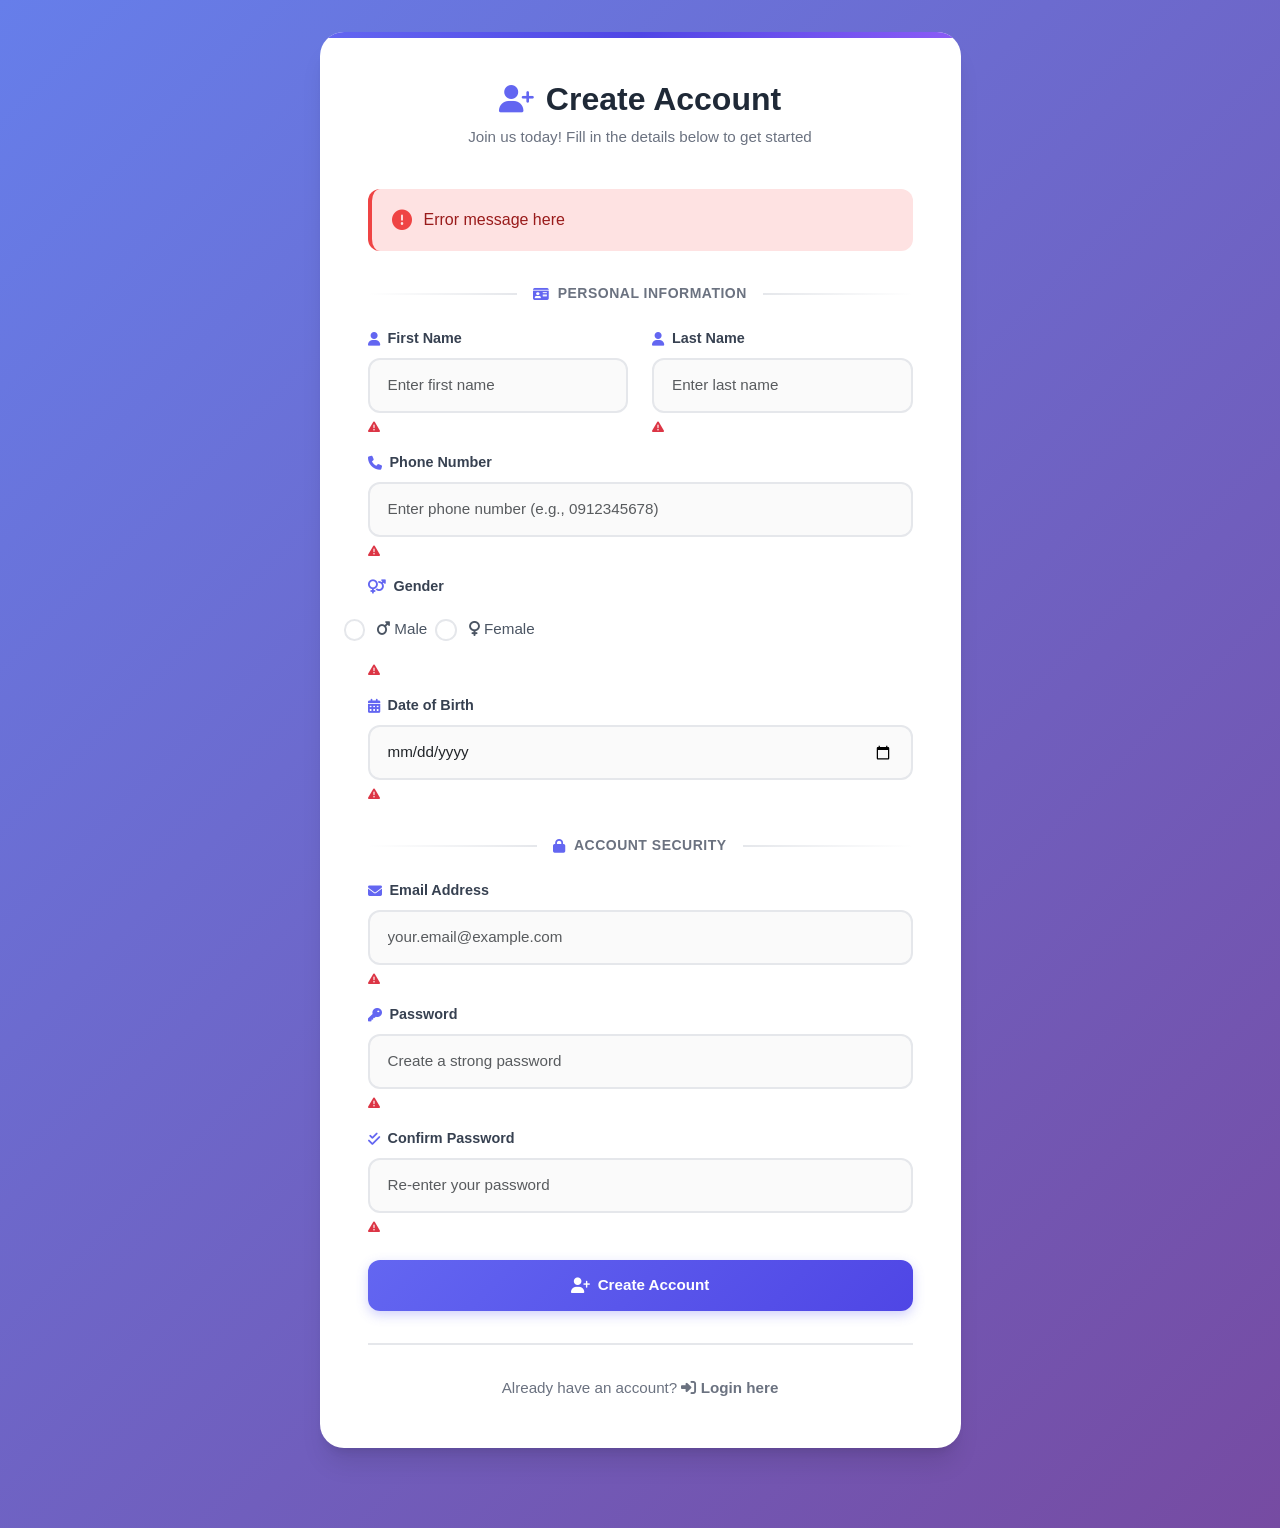
<file: src/main/resources/templates/auth/register.html>
<!DOCTYPE html>
<html lang="en" xmlns:th="http://www.thymeleaf.org">
  <head>
    <meta charset="UTF-8" />
    <meta name="viewport" content="width=device-width, initial-scale=1.0" />
    <title>Register - E-Bake Ingredients</title>
    <link
      href="https://cdn.jsdelivr.net/npm/bootstrap@5.0.2/dist/css/bootstrap.min.css"
      rel="stylesheet"
    />
    <link
      rel="stylesheet"
      href="https://cdnjs.cloudflare.com/ajax/libs/font-awesome/6.4.0/css/all.min.css"
    />
    <style>
      :root {
        --primary-color: #6366f1;
        --primary-dark: #4f46e5;
        --success-color: #10b981;
        --danger-color: #ef4444;
        --border-color: #e5e7eb;
        --bg-light: #f9fafb;
        --shadow-sm: 0 1px 2px 0 rgb(0 0 0 / 0.05);
        --shadow-md: 0 4px 6px -1px rgb(0 0 0 / 0.1),
          0 2px 4px -2px rgb(0 0 0 / 0.1);
        --shadow-lg: 0 10px 15px -3px rgb(0 0 0 / 0.1),
          0 4px 6px -4px rgb(0 0 0 / 0.1);
        --shadow-xl: 0 20px 25px -5px rgb(0 0 0 / 0.1),
          0 8px 10px -6px rgb(0 0 0 / 0.1);
      }

      body {
        background: linear-gradient(135deg, #667eea 0%, #764ba2 100%);
        min-height: 100vh;
        font-family: "Segoe UI", Tahoma, Geneva, Verdana, sans-serif;
        padding-bottom: 3rem;
      }

      .container {
        padding-top: 2rem;
        padding-bottom: 2rem;
      }

      .register-wrapper {
        width: 100%;
        animation: fadeInUp 0.6s ease-out;
      }

      .register-card {
        background: white;
        border-radius: 24px;
        padding: 3rem;
        box-shadow: var(--shadow-xl);
        border: none;
        position: relative;
        overflow: hidden;
      }

      .register-card::before {
        content: "";
        position: absolute;
        top: 0;
        left: 0;
        right: 0;
        height: 6px;
        background: linear-gradient(
          90deg,
          var(--primary-color) 0%,
          var(--primary-dark) 50%,
          #8b5cf6 100%
        );
      }

      .register-header {
        text-align: center;
        margin-bottom: 2.5rem;
      }

      .register-header h2 {
        font-size: 2rem;
        font-weight: 700;
        color: #1f2937;
        margin-bottom: 0.5rem;
        display: flex;
        align-items: center;
        justify-content: center;
        gap: 0.75rem;
      }

      .register-header h2 i {
        color: var(--primary-color);
        font-size: 1.75rem;
      }

      .register-header p {
        color: #6b7280;
        font-size: 0.95rem;
        margin: 0;
      }

      .section-divider {
        display: flex;
        align-items: center;
        margin: 2rem 0 1.5rem;
        gap: 1rem;
      }

      .section-divider::before {
        content: "";
        flex: 1;
        height: 2px;
        background: linear-gradient(90deg, transparent, var(--border-color));
      }

      .section-divider::after {
        content: "";
        flex: 1;
        height: 2px;
        background: linear-gradient(90deg, var(--border-color), transparent);
      }

      .section-divider span {
        color: #6b7280;
        font-weight: 600;
        font-size: 0.875rem;
        text-transform: uppercase;
        letter-spacing: 0.5px;
        display: flex;
        align-items: center;
        gap: 0.5rem;
      }

      .section-divider i {
        color: var(--primary-color);
      }

      .alert {
        border-radius: 12px;
        border: none;
        padding: 1rem 1.25rem;
        margin-bottom: 1.5rem;
        display: flex;
        align-items: center;
        gap: 0.75rem;
        animation: slideDown 0.4s ease-out;
        font-weight: 500;
        border-left: 4px solid var(--danger-color);
        background: #fee2e2;
        color: #991b1b;
      }

      .alert::before {
        content: "\f06a";
        font-family: "Font Awesome 6 Free";
        font-weight: 900;
        font-size: 1.25rem;
        color: var(--danger-color);
      }

      .form-label {
        font-weight: 600;
        color: #374151;
        margin-bottom: 0.5rem;
        font-size: 0.9rem;
        display: flex;
        align-items: center;
        gap: 0.5rem;
      }

      .form-label i {
        color: var(--primary-color);
        font-size: 0.875rem;
      }

      .form-control {
        border: 2px solid var(--border-color);
        border-radius: 12px;
        padding: 0.875rem 1.125rem;
        transition: all 0.3s ease;
        font-size: 0.95rem;
        background: #fafafa;
      }

      .form-control:focus {
        border-color: var(--primary-color);
        box-shadow: 0 0 0 4px rgba(99, 102, 241, 0.1);
        background: white;
        transform: translateY(-1px);
      }

      .form-control:hover {
        border-color: #d1d5db;
      }

      .form-control.is-invalid {
        border-color: var(--danger-color);
        background: #fef2f2;
      }

      .gender-group {
        display: flex;
        gap: 2rem;
        padding: 0.75rem 0;
      }

      .form-check {
        padding-left: 0;
        display: flex;
        align-items: center;
        gap: 0.75rem;
      }

      .form-check-input {
        width: 1.35rem;
        height: 1.35rem;
        border: 2px solid var(--border-color);
        cursor: pointer;
        transition: all 0.3s ease;
        margin: 0;
      }

      .form-check-input[type="radio"] {
        border-radius: 50%;
      }

      .form-check-input:checked {
        background-color: var(--primary-color);
        border-color: var(--primary-color);
      }

      .form-check-input:focus {
        box-shadow: 0 0 0 3px rgba(99, 102, 241, 0.1);
      }

      .form-check-label {
        font-weight: 500;
        color: #4b5563;
        cursor: pointer;
        margin: 0;
        font-size: 0.95rem;
      }

      .text-danger.small {
        font-size: 0.8rem;
        margin-top: 0.35rem;
        display: flex;
        align-items: center;
        gap: 0.35rem;
        font-weight: 500;
      }

      .text-danger.small::before {
        content: "\f071";
        font-family: "Font Awesome 6 Free";
        font-weight: 900;
        font-size: 0.75rem;
      }

      .btn {
        padding: 0.875rem 1.5rem;
        border-radius: 12px;
        font-weight: 600;
        font-size: 0.95rem;
        transition: all 0.3s ease;
        border: none;
        display: flex;
        align-items: center;
        justify-content: center;
        gap: 0.5rem;
      }

      .btn-primary {
        background: linear-gradient(
          135deg,
          var(--primary-color) 0%,
          var(--primary-dark) 100%
        );
        box-shadow: 0 4px 12px rgba(99, 102, 241, 0.3);
        color: white;
      }

      .btn-primary:hover {
        transform: translateY(-2px);
        box-shadow: 0 6px 20px rgba(99, 102, 241, 0.4);
        background: linear-gradient(
          135deg,
          var(--primary-dark) 0%,
          #4338ca 100%
        );
        color: white;
      }

      .btn-primary:active {
        transform: scale(0.98);
      }

      .register-footer {
        text-align: center;
        margin-top: 2rem;
        padding-top: 2rem;
        border-top: 2px solid var(--border-color);
      }

      .register-footer p {
        margin: 0;
        color: #6b7280;
        font-size: 0.95rem;
      }

      .register-footer a {
        color: var(--primary-color);
        text-decoration: none;
        font-weight: 600;
        transition: all 0.3s ease;
        position: relative;
      }

      .register-footer a:hover {
        color: var(--primary-dark);
      }

      .register-footer a::after {
        content: "";
        position: absolute;
        bottom: -2px;
        left: 0;
        width: 0;
        height: 2px;
        background: var(--primary-color);
        transition: width 0.3s ease;
      }

      .register-footer a:hover::after {
        width: 100%;
      }

      .input-group-icon {
        position: relative;
      }

      .input-group-icon .form-control {
        padding-left: 2.75rem;
      }

      .input-group-icon i {
        position: absolute;
        left: 1rem;
        top: 50%;
        transform: translateY(-50%);
        color: #9ca3af;
        z-index: 10;
      }

      .password-strength {
        height: 4px;
        background: var(--border-color);
        border-radius: 2px;
        margin-top: 0.5rem;
        overflow: hidden;
        display: none;
      }

      .password-strength-bar {
        height: 100%;
        width: 0;
        transition: all 0.3s ease;
        border-radius: 2px;
      }

      @keyframes fadeInUp {
        from {
          opacity: 0;
          transform: translateY(30px);
        }
        to {
          opacity: 1;
          transform: translateY(0);
        }
      }

      @keyframes slideDown {
        from {
          opacity: 0;
          transform: translateY(-10px);
        }
        to {
          opacity: 1;
          transform: translateY(0);
        }
      }

      /* Responsive */
      @media (max-width: 768px) {
        .register-card {
          padding: 2rem 1.5rem;
          border-radius: 20px;
        }

        .register-header h2 {
          font-size: 1.5rem;
        }

        .register-header h2 i {
          font-size: 1.375rem;
        }

        .gender-group {
          gap: 1.5rem;
        }
      }

      @media (max-width: 576px) {
        .container {
          padding-left: 1rem;
          padding-right: 1rem;
        }

        .register-card {
          padding: 1.75rem 1.25rem;
        }

        .gender-group {
          flex-direction: column;
          gap: 1rem;
        }
      }
    </style>
  </head>
  <body>
    <th:block th:replace="~{common/layout :: header}"></th:block>

    <div class="container">
      <div class="row justify-content-center">
        <div class="col-md-8 col-lg-7">
          <div class="register-wrapper">
            <div class="register-card">
              <div class="register-header">
                <h2>
                  <i class="fas fa-user-plus"></i>
                  Create Account
                </h2>
                <p>Join us today! Fill in the details below to get started</p>
              </div>

              <div
                th:if="${errMsg}"
                class="alert alert-danger"
                role="alert"
                th:text="${errMsg}"
              >
                Error message here
              </div>

              <form
                id="registerForm"
                th:action="@{/auth/register}"
                th:object="${account}"
                method="post"
                novalidate
              >
                <!-- Personal Information -->
                <div class="section-divider">
                  <span>
                    <i class="fas fa-id-card"></i>
                    Personal Information
                  </span>
                </div>

                <div class="row mb-3">
                  <div class="col-md-6">
                    <label for="firstName" class="form-label">
                      <i class="fas fa-user"></i>
                      First Name
                    </label>
                    <input
                      type="text"
                      class="form-control"
                      id="firstName"
                      th:field="*{profile.firstName}"
                      placeholder="Enter first name"
                      required
                    />
                    <div class="text-danger small" id="error-firstName"></div>
                  </div>
                  <div class="col-md-6">
                    <label for="lastName" class="form-label">
                      <i class="fas fa-user"></i>
                      Last Name
                    </label>
                    <input
                      type="text"
                      class="form-control"
                      id="lastName"
                      th:field="*{profile.lastName}"
                      placeholder="Enter last name"
                      required
                    />
                    <div class="text-danger small" id="error-lastName"></div>
                  </div>
                </div>

                <div class="mb-3">
                  <label for="phone" class="form-label">
                    <i class="fas fa-phone"></i>
                    Phone Number
                  </label>
                  <input
                    type="tel"
                    class="form-control"
                    id="phone"
                    th:field="*{profile.phoneNumber}"
                    placeholder="Enter phone number (e.g., 0912345678)"
                    required
                  />
                  <div class="text-danger small" id="error-phone"></div>
                </div>

                <div class="mb-3">
                  <label class="form-label">
                    <i class="fas fa-venus-mars"></i>
                    Gender
                  </label>
                  <div class="gender-group">
                    <div class="form-check">
                      <input
                        class="form-check-input"
                        type="radio"
                        id="male"
                        name="gender"
                        th:field="*{profile.gender}"
                        value="true"
                      />
                      <label class="form-check-label" for="male">
                        <i class="fas fa-mars"></i> Male
                      </label>
                    </div>
                    <div class="form-check">
                      <input
                        class="form-check-input"
                        type="radio"
                        id="female"
                        name="gender"
                        th:field="*{profile.gender}"
                        value="false"
                      />
                      <label class="form-check-label" for="female">
                        <i class="fas fa-venus"></i> Female
                      </label>
                    </div>
                  </div>
                  <div class="text-danger small" id="error-gender"></div>
                </div>

                <div class="mb-3">
                  <label for="dob" class="form-label">
                    <i class="fas fa-calendar-alt"></i>
                    Date of Birth
                  </label>
                  <input
                    type="date"
                    class="form-control"
                    id="dob"
                    th:field="*{profile.dob}"
                    required
                  />
                  <div class="text-danger small" id="error-dob"></div>
                </div>

                <!-- Account Information -->
                <div class="section-divider">
                  <span>
                    <i class="fas fa-lock"></i>
                    Account Security
                  </span>
                </div>

                <div class="mb-3">
                  <label for="email" class="form-label">
                    <i class="fas fa-envelope"></i>
                    Email Address
                  </label>
                  <input
                    type="email"
                    class="form-control"
                    id="email"
                    th:field="*{email}"
                    placeholder="your.email@example.com"
                    required
                  />
                  <div class="text-danger small" id="error-email"></div>
                </div>

                <div class="mb-3">
                  <label for="password" class="form-label">
                    <i class="fas fa-key"></i>
                    Password
                  </label>
                  <input
                    type="password"
                    class="form-control"
                    id="password"
                    th:field="*{password}"
                    placeholder="Create a strong password"
                    required
                  />
                  <div class="password-strength" id="passwordStrength">
                    <div class="password-strength-bar"></div>
                  </div>
                  <div class="text-danger small" id="error-password"></div>
                </div>

                <div class="mb-4">
                  <label for="confirmPassword" class="form-label">
                    <i class="fas fa-check-double"></i>
                    Confirm Password
                  </label>
                  <input
                    type="password"
                    class="form-control"
                    id="confirmPassword"
                    name="confirmPassword"
                    placeholder="Re-enter your password"
                    required
                  />
                  <div
                    class="text-danger small"
                    id="error-confirmPassword"
                  ></div>
                </div>

                <div class="d-grid gap-2">
                  <button type="submit" class="btn btn-primary">
                    <i class="fas fa-user-plus"></i>
                    Create Account
                  </button>
                </div>
              </form>

              <div class="register-footer">
                <p>
                  Already have an account?
                  <a th:href="@{/auth/login}">
                    <i class="fas fa-sign-in-alt"></i>
                    Login here
                  </a>
                </p>
              </div>
            </div>
          </div>
        </div>
      </div>
    </div>

    <th:block th:replace="~{common/layout :: footer}"></th:block>

    <script>
      // Password strength indicator
      document
        .getElementById("password")
        .addEventListener("input", function (e) {
          const password = e.target.value;
          const strengthBar = document.querySelector(".password-strength-bar");
          const strengthContainer = document.getElementById("passwordStrength");

          if (password.length > 0) {
            strengthContainer.style.display = "block";

            let strength = 0;
            if (password.length >= 8) strength += 25;
            if (/[a-z]/.test(password)) strength += 25;
            if (/[A-Z]/.test(password)) strength += 25;
            if (/\d/.test(password)) strength += 12.5;
            if (/[@$!%*?&]/.test(password)) strength += 12.5;

            strengthBar.style.width = strength + "%";

            if (strength < 50) {
              strengthBar.style.background = "#ef4444";
            } else if (strength < 75) {
              strengthBar.style.background = "#f59e0b";
            } else {
              strengthBar.style.background = "#10b981";
            }
          } else {
            strengthContainer.style.display = "none";
          }
        });

      document
        .getElementById("registerForm")
        .addEventListener("submit", function (e) {
          let valid = true;

          // Xóa lỗi cũ và class is-invalid
          document
            .querySelectorAll(".text-danger")
            .forEach((el) => (el.textContent = ""));
          document
            .querySelectorAll(".form-control")
            .forEach((el) => el.classList.remove("is-invalid"));

          const firstName = document.getElementById("firstName").value.trim();
          const lastName = document.getElementById("lastName").value.trim();
          const phone = document.getElementById("phone").value.trim();
          const email = document.getElementById("email").value.trim();
          const password = document.getElementById("password").value;
          const confirmPassword =
            document.getElementById("confirmPassword").value;
          const dob = document.getElementById("dob").value;
          const genderMale = document.getElementById("male").checked;
          const genderFemale = document.getElementById("female").checked;

          const phoneRegex = /^(?:\+84|0)(3|5|7|8|9)[0-9]{8}$/;
          const nameRegex = /^[A-Za-zÀ-ỹ\s'-]{1,50}$/;
          const emailRegex = /^[\w.-]+@[\w.-]+\.[A-Za-z]{2,6}$/;
          const passwordRegex =
            /^(?=.*[A-Z])(?=.*[a-z])(?=.*\d)(?=.*[@$!%*?&])[A-Za-z\d@$!%*?&]{8,}$/;

          if (!nameRegex.test(firstName)) {
            valid = false;
            document.getElementById("firstName").classList.add("is-invalid");
            document.getElementById("error-firstName").textContent =
              "First name contains invalid characters";
          }
          if (!nameRegex.test(lastName)) {
            valid = false;
            document.getElementById("lastName").classList.add("is-invalid");
            document.getElementById("error-lastName").textContent =
              "Last name contains invalid characters";
          }
          if (!phoneRegex.test(phone)) {
            valid = false;
            document.getElementById("phone").classList.add("is-invalid");
            document.getElementById("error-phone").textContent =
              "Phone number must be a valid Vietnamese number";
          }
          if (!emailRegex.test(email)) {
            valid = false;
            document.getElementById("email").classList.add("is-invalid");
            document.getElementById("error-email").textContent =
              "Email format is invalid";
          }
          if (!passwordRegex.test(password)) {
            valid = false;
            document.getElementById("password").classList.add("is-invalid");
            document.getElementById("error-password").textContent =
              "Password must be 8+ chars, include upper, lower, number, and special character";
          }
          if (password !== confirmPassword) {
            valid = false;
            document
              .getElementById("confirmPassword")
              .classList.add("is-invalid");
            document.getElementById("error-confirmPassword").textContent =
              "Passwords do not match";
          }
          if (!genderMale && !genderFemale) {
            valid = false;
            document.getElementById("error-gender").textContent =
              "Please select gender";
          }
          if (!dob) {
            valid = false;
            document.getElementById("dob").classList.add("is-invalid");
            document.getElementById("error-dob").textContent =
              "Date of birth is required";
          } else {
            const dobDate = new Date(dob);
            const today = new Date();
            if (dobDate >= today) {
              valid = false;
              document.getElementById("dob").classList.add("is-invalid");
              document.getElementById("error-dob").textContent =
                "Date of birth must be in the past";
            }
          }

          if (!valid) {
            e.preventDefault();
            // Scroll to first error
            const firstError = document.querySelector(".is-invalid");
            if (firstError) {
              firstError.scrollIntoView({
                behavior: "smooth",
                block: "center",
              });
            }
          }
        });
    </script>
    <script
      src="https://cdn.jsdelivr.net/npm/bootstrap@5.0.2/dist/js/bootstrap.bundle.min.js"
      integrity="sha384-MrcW6ZMFYlzcLA8Nl+NtUVF0sA7MsXsP1UyJoMp4YLEuNSfAP+JcXn/tWtIaxVXM"
      crossorigin="anonymous"
    ></script>
  </body>
</html>
</file>
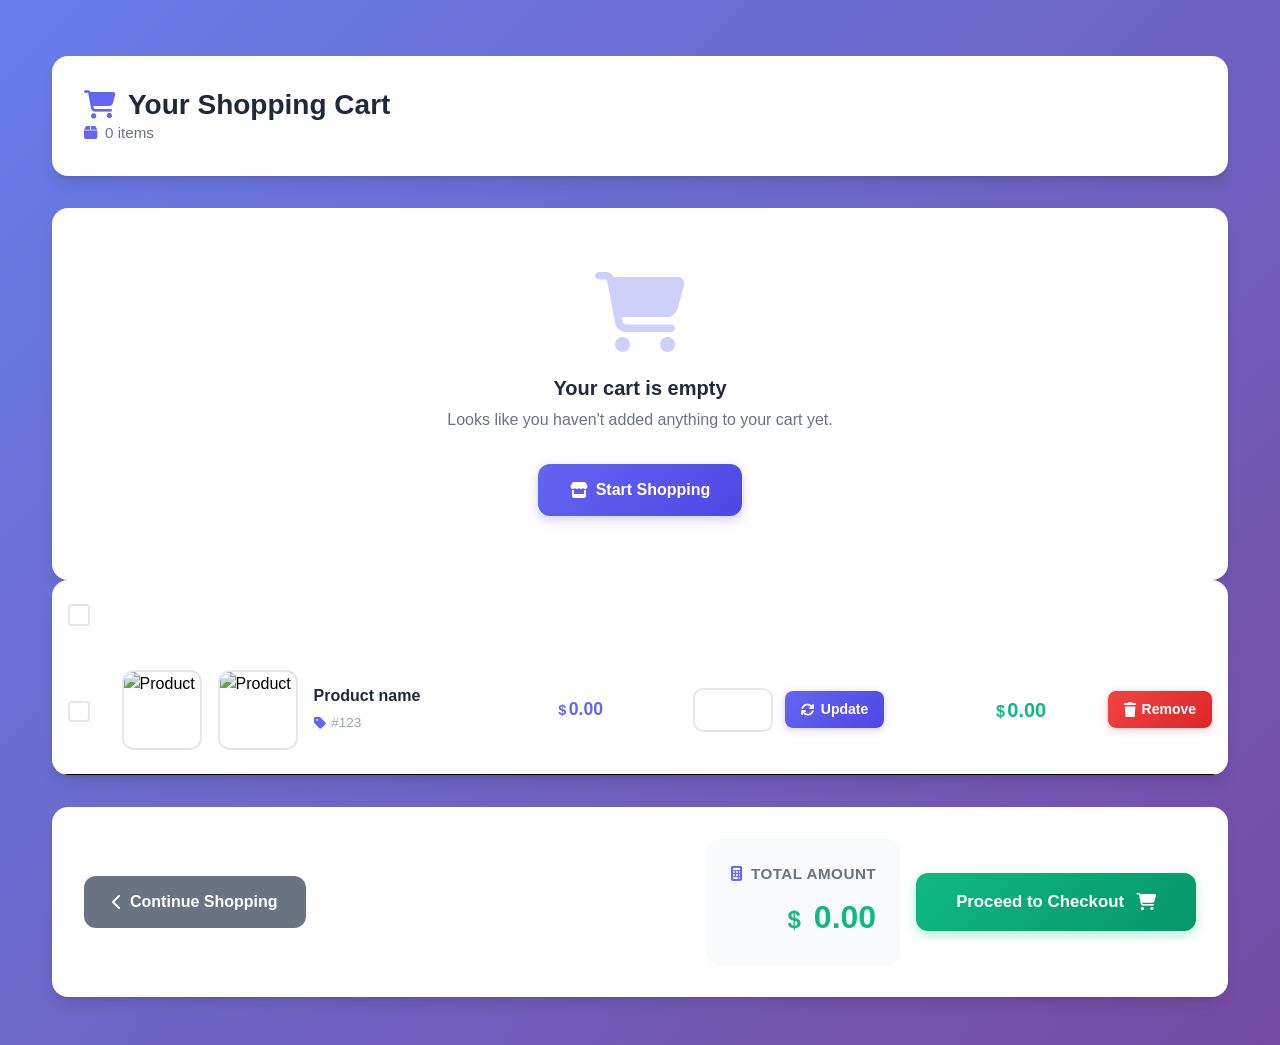
<file: src/main/resources/templates/order/cart.html>
<!DOCTYPE html>
<html lang="en" xmlns:th="http://www.thymeleaf.org">
  <head>
    <meta charset="UTF-8" />
    <meta name="viewport" content="width=device-width, initial-scale=1.0" />
    <title>Shopping Cart - E-Bake Ingredients</title>
    <link
      href="https://cdn.jsdelivr.net/npm/bootstrap@5.0.2/dist/css/bootstrap.min.css"
      rel="stylesheet"
    />
    <link
      rel="stylesheet"
      href="https://cdnjs.cloudflare.com/ajax/libs/font-awesome/6.4.0/css/all.min.css"
    />
    <style>
      :root {
        --primary-color: #6366f1;
        --primary-dark: #4f46e5;
        --success-color: #10b981;
        --danger-color: #ef4444;
        --warning-color: #f59e0b;
        --border-color: #e5e7eb;
        --bg-light: #f9fafb;
        --shadow-sm: 0 1px 2px 0 rgb(0 0 0 / 0.05);
        --shadow-md: 0 4px 6px -1px rgb(0 0 0 / 0.1),
          0 2px 4px -2px rgb(0 0 0 / 0.1);
        --shadow-lg: 0 10px 15px -3px rgb(0 0 0 / 0.1),
          0 4px 6px -4px rgb(0 0 0 / 0.1);
        --shadow-xl: 0 20px 25px -5px rgb(0 0 0 / 0.1),
          0 8px 10px -6px rgb(0 0 0 / 0.1);
      }

      body {
        background: linear-gradient(135deg, #667eea 0%, #764ba2 100%);
        min-height: 100vh;
        font-family: "Segoe UI", Tahoma, Geneva, Verdana, sans-serif;
      }

      .container {
        max-width: 1200px;
        padding-top: 2rem;
        padding-bottom: 3rem;
      }

      /* Page Header */
      .cart-header {
        background: white;
        border-radius: 16px;
        padding: 2rem;
        margin-bottom: 2rem;
        box-shadow: var(--shadow-lg);
        animation: slideDown 0.5s ease-out;
      }

      .cart-header h3 {
        margin: 0;
        color: #1f2937;
        font-weight: 700;
        font-size: 1.75rem;
        display: flex;
        align-items: center;
        gap: 0.75rem;
      }

      .cart-header h3 i {
        color: var(--primary-color);
      }

      .cart-header .item-count {
        color: #6b7280;
        font-size: 0.95rem;
        font-weight: 500;
        margin-left: auto;
        display: flex;
        align-items: center;
        gap: 0.5rem;
      }

      .cart-header .item-count i {
        color: var(--primary-color);
      }

      /* Empty Cart */
      .empty-cart {
        background: white;
        border-radius: 16px;
        padding: 4rem 2rem;
        text-align: center;
        box-shadow: var(--shadow-lg);
        animation: fadeIn 0.5s ease-out;
      }

      .empty-cart-icon {
        font-size: 5rem;
        color: var(--primary-color);
        opacity: 0.3;
        margin-bottom: 1.5rem;
      }

      .empty-cart h5 {
        color: #1f2937;
        font-weight: 600;
        margin-bottom: 0.5rem;
      }

      .empty-cart p {
        color: #6b7280;
        margin-bottom: 2rem;
      }

      .btn-continue-shopping {
        background: linear-gradient(
          135deg,
          var(--primary-color) 0%,
          var(--primary-dark) 100%
        );
        border: none;
        padding: 0.875rem 2rem;
        border-radius: 12px;
        font-weight: 600;
        color: white;
        display: inline-flex;
        align-items: center;
        gap: 0.5rem;
        transition: all 0.3s ease;
        box-shadow: 0 4px 12px rgba(99, 102, 241, 0.3);
        text-decoration: none;
      }

      .btn-continue-shopping:hover {
        transform: translateY(-2px);
        box-shadow: 0 6px 20px rgba(99, 102, 241, 0.4);
        color: white;
      }

      /* Cart Table */
      .cart-table-card {
        background: white;
        border-radius: 16px;
        box-shadow: var(--shadow-lg);
        overflow: hidden;
        animation: fadeInUp 0.6s ease-out;
        margin-bottom: 2rem;
      }

      .table-responsive {
        border-radius: 16px;
      }

      .table {
        margin: 0;
      }

      .table thead {
        background: linear-gradient(
          135deg,
          var(--primary-color) 0%,
          var(--primary-dark) 100%
        );
      }

      .table thead th {
        color: white;
        font-weight: 600;
        font-size: 0.9rem;
        text-transform: uppercase;
        letter-spacing: 0.5px;
        padding: 1.25rem 1rem;
        border: none;
      }

      .table tbody tr {
        transition: all 0.3s ease;
        border-bottom: 1px solid var(--border-color);
      }

      .table tbody tr:last-child {
        border-bottom: none;
      }

      .table tbody tr:hover {
        background: rgba(99, 102, 241, 0.05);
      }

      .table tbody td {
        padding: 1.5rem 1rem;
        vertical-align: middle;
      }

      /* Checkbox Styles */
      .form-check-input {
        width: 1.35rem;
        height: 1.35rem;
        border: 2px solid var(--border-color);
        border-radius: 6px;
        cursor: pointer;
        transition: all 0.3s ease;
      }

      .form-check-input:checked {
        background-color: var(--primary-color);
        border-color: var(--primary-color);
      }

      .form-check-input:focus {
        box-shadow: 0 0 0 3px rgba(99, 102, 241, 0.1);
      }

      /* Product Info */
      .product-info {
        display: flex;
        align-items: center;
        gap: 1rem;
      }

      .product-img {
        width: 80px;
        height: 80px;
        object-fit: cover;
        border-radius: 12px;
        border: 2px solid var(--border-color);
        transition: all 0.3s ease;
      }

      .product-img:hover {
        transform: scale(1.05);
        box-shadow: var(--shadow-md);
      }

      .product-details h6 {
        margin: 0 0 0.5rem 0;
        color: #1f2937;
        font-weight: 600;
        font-size: 1rem;
      }

      .product-id {
        color: #9ca3af;
        font-size: 0.85rem;
        display: flex;
        align-items: center;
        gap: 0.35rem;
      }

      .product-id::before {
        content: "\f02b";
        font-family: "Font Awesome 6 Free";
        font-weight: 900;
        color: var(--primary-color);
      }

      /* Price */
      .unit-price {
        font-size: 1.1rem;
        font-weight: 600;
        color: var(--primary-color);
      }

      .unit-price::before {
        content: "$";
        font-size: 0.9rem;
        margin-right: 0.15rem;
      }

      /* Quantity Input */
      .quantity-control {
        display: flex;
        align-items: center;
        gap: 0.75rem;
        justify-content: center;
      }

      .quantity-input {
        width: 80px;
        text-align: center;
        border: 2px solid var(--border-color);
        border-radius: 10px;
        padding: 0.5rem;
        font-weight: 600;
        transition: all 0.3s ease;
      }

      .quantity-input:focus {
        border-color: var(--primary-color);
        box-shadow: 0 0 0 3px rgba(99, 102, 241, 0.1);
      }

      .btn-update {
        background: linear-gradient(
          135deg,
          var(--primary-color) 0%,
          var(--primary-dark) 100%
        );
        border: none;
        color: white;
        padding: 0.5rem 1rem;
        border-radius: 8px;
        font-weight: 600;
        font-size: 0.875rem;
        transition: all 0.3s ease;
        display: inline-flex;
        align-items: center;
        gap: 0.35rem;
        box-shadow: 0 2px 8px rgba(99, 102, 241, 0.3);
      }

      .btn-update:hover {
        transform: translateY(-2px);
        box-shadow: 0 4px 12px rgba(99, 102, 241, 0.4);
      }

      .btn-update::before {
        content: "\f021";
        font-family: "Font Awesome 6 Free";
        font-weight: 900;
      }

      /* Subtotal */
      .subtotal {
        font-size: 1.25rem;
        font-weight: 700;
        color: var(--success-color);
      }

      .subtotal::before {
        content: "$";
        font-size: 1rem;
        margin-right: 0.15rem;
      }

      /* Remove Button */
      .btn-remove {
        background: linear-gradient(
          135deg,
          var(--danger-color) 0%,
          #dc2626 100%
        );
        border: none;
        color: white;
        padding: 0.5rem 1rem;
        border-radius: 8px;
        font-weight: 600;
        font-size: 0.875rem;
        transition: all 0.3s ease;
        display: inline-flex;
        align-items: center;
        gap: 0.35rem;
        box-shadow: 0 2px 8px rgba(239, 68, 68, 0.3);
      }

      .btn-remove:hover {
        transform: translateY(-2px);
        box-shadow: 0 4px 12px rgba(239, 68, 68, 0.4);
      }

      .btn-remove::before {
        content: "\f1f8";
        font-family: "Font Awesome 6 Free";
        font-weight: 900;
      }

      /* Cart Summary */
      .cart-summary {
        background: white;
        border-radius: 16px;
        padding: 2rem;
        box-shadow: var(--shadow-lg);
        animation: fadeInUp 0.6s ease-out 0.2s both;
      }

      .cart-actions {
        display: flex;
        justify-content: space-between;
        align-items: center;
        gap: 1rem;
        flex-wrap: wrap;
      }

      .cart-total-section {
        background: var(--bg-light);
        padding: 1.5rem;
        border-radius: 12px;
        display: inline-flex;
        flex-direction: column;
        align-items: flex-end;
        gap: 0.5rem;
      }

      .total-label {
        color: #6b7280;
        font-size: 0.95rem;
        font-weight: 600;
        text-transform: uppercase;
        letter-spacing: 0.5px;
        display: flex;
        align-items: center;
        gap: 0.5rem;
      }

      .total-label i {
        color: var(--primary-color);
      }

      .total-amount {
        font-size: 2rem;
        font-weight: 700;
        color: var(--success-color);
      }

      .total-amount::before {
        content: "$";
        font-size: 1.5rem;
        margin-right: 0.25rem;
      }

      .btn-checkout {
        background: linear-gradient(
          135deg,
          var(--success-color) 0%,
          #059669 100%
        );
        border: none;
        padding: 1rem 2.5rem;
        border-radius: 12px;
        font-weight: 700;
        font-size: 1.05rem;
        color: white;
        display: inline-flex;
        align-items: center;
        gap: 0.75rem;
        transition: all 0.3s ease;
        box-shadow: 0 4px 12px rgba(16, 185, 129, 0.3);
      }

      .btn-checkout:hover {
        transform: translateY(-2px);
        box-shadow: 0 6px 20px rgba(16, 185, 129, 0.4);
      }

      .btn-checkout::after {
        content: "\f07a";
        font-family: "Font Awesome 6 Free";
        font-weight: 900;
        font-size: 1.1rem;
      }

      .btn-secondary {
        background: #6b7280;
        border: none;
        padding: 0.875rem 1.75rem;
        border-radius: 12px;
        font-weight: 600;
        color: white;
        display: inline-flex;
        align-items: center;
        gap: 0.5rem;
        transition: all 0.3s ease;
        text-decoration: none;
      }

      .btn-secondary:hover {
        background: #4b5563;
        transform: translateY(-2px);
        color: white;
      }

      .btn-secondary::before {
        content: "\f053";
        font-family: "Font Awesome 6 Free";
        font-weight: 900;
      }

      /* Toast Notification */
      .toast-notification {
        position: fixed;
        top: 100px;
        right: 20px;
        z-index: 9999;
        min-width: 320px;
        border-radius: 12px;
        box-shadow: var(--shadow-xl);
        animation: slideInRight 0.3s ease-out;
        border: none;
        overflow: hidden;
        padding: 1rem 1.25rem;
        color: white;
        font-weight: 600;
        display: flex;
        align-items: center;
        gap: 0.75rem;
      }

      .toast-notification.success {
        background: linear-gradient(
          135deg,
          var(--success-color) 0%,
          #059669 100%
        );
      }

      .toast-notification.error {
        background: linear-gradient(
          135deg,
          var(--danger-color) 0%,
          #dc2626 100%
        );
      }

      .toast-notification.warning {
        background: linear-gradient(
          135deg,
          var(--warning-color) 0%,
          #d97706 100%
        );
      }

      .toast-notification::before {
        font-family: "Font Awesome 6 Free";
        font-weight: 900;
        font-size: 1.25rem;
      }

      .toast-notification.success::before {
        content: "\f058";
      }

      .toast-notification.error::before {
        content: "\f071";
      }

      .toast-notification.warning::before {
        content: "\f06a";
      }

      /* Animations */
      @keyframes slideDown {
        from {
          opacity: 0;
          transform: translateY(-20px);
        }
        to {
          opacity: 1;
          transform: translateY(0);
        }
      }

      @keyframes fadeIn {
        from {
          opacity: 0;
        }
        to {
          opacity: 1;
        }
      }

      @keyframes fadeInUp {
        from {
          opacity: 0;
          transform: translateY(30px);
        }
        to {
          opacity: 1;
          transform: translateY(0);
        }
      }

      @keyframes slideInRight {
        from {
          opacity: 0;
          transform: translateX(50px);
        }
        to {
          opacity: 1;
          transform: translateX(0);
        }
      }

      /* Responsive */
      @media (max-width: 768px) {
        .container {
          padding-left: 1rem;
          padding-right: 1rem;
        }

        .cart-header h3 {
          font-size: 1.5rem;
        }

        .cart-header .item-count {
          font-size: 0.85rem;
        }

        .table thead {
          display: none;
        }

        .table tbody tr {
          display: block;
          margin-bottom: 1rem;
          border-radius: 12px;
          box-shadow: var(--shadow-sm);
          border: 1px solid var(--border-color);
        }

        .table tbody td {
          display: flex;
          justify-content: space-between;
          align-items: center;
          padding: 1rem;
          border-bottom: 1px solid var(--border-color);
        }

        .table tbody td:last-child {
          border-bottom: none;
        }

        .table tbody td::before {
          content: attr(data-label);
          font-weight: 600;
          color: #6b7280;
          text-transform: uppercase;
          font-size: 0.75rem;
        }

        .product-info {
          flex-direction: column;
          text-align: center;
        }

        .quantity-control {
          flex-direction: column;
        }

        .cart-actions {
          flex-direction: column;
        }

        .cart-total-section {
          width: 100%;
          align-items: center;
        }

        .btn-checkout,
        .btn-secondary {
          width: 100%;
          justify-content: center;
        }

        .toast-notification {
          right: 10px;
          left: 10px;
          min-width: auto;
        }
      }
    </style>
  </head>
  <body>
    <th:block th:replace="~{common/layout :: header}"></th:block>

    <div class="container mt-4">
      <div class="cart-header">
        <h3>
          <i class="fas fa-shopping-cart"></i>
          Your Shopping Cart
        </h3>
        <div class="item-count" th:if="${cart != null and cart.items != null}">
          <i class="fas fa-box"></i>
          <span th:text="${#lists.size(cart.items)} + ' item(s)'">0 items</span>
        </div>
      </div>

      <!-- Empty Cart -->
      <div
        th:if="${cart == null or cart.items == null or #lists.isEmpty(cart.items)}"
        class="empty-cart"
      >
        <i class="fas fa-shopping-cart empty-cart-icon"></i>
        <h5>Your cart is empty</h5>
        <p>Looks like you haven't added anything to your cart yet.</p>
        <a class="btn-continue-shopping" th:href="@{/}">
          <i class="fas fa-store"></i>
          Start Shopping
        </a>
      </div>

      <!-- Cart with Items -->
      <div
        th:unless="${cart == null or cart.items == null or #lists.isEmpty(cart.items)}"
      >
        <form id="checkoutForm" th:action="@{/order/create}" method="get">
          <div class="cart-table-card">
            <div class="table-responsive">
              <table class="table align-middle">
                <thead>
                  <tr>
                    <th style="width: 50px">
                      <input
                        type="checkbox"
                        id="select-all"
                        class="form-check-input"
                      />
                    </th>
                    <th>Product</th>
                    <th class="text-center">Unit Price</th>
                    <th class="text-center">Quantity</th>
                    <th class="text-end">Subtotal</th>
                    <th class="text-end">Action</th>
                  </tr>
                </thead>
                <tbody>
                  <tr
                    th:each="item : ${cart.items}"
                    th:id="${'item-row-' + item.id}"
                  >
                    <td data-label="">
                      <input
                        type="checkbox"
                        name="selectedItemIds"
                        th:value="${item.id}"
                        class="select-item form-check-input"
                      />
                    </td>

                    <td data-label="Product">
                      <div class="product-info">
                        <img
                          th:if="${item.product.images != null and !#lists.isEmpty(item.product.images)}"
                          th:src="${item.product.images[0].src}"
                          alt="Product"
                          class="product-img"
                        />
                        <img
                          th:unless="${item.product.images != null and !#lists.isEmpty(item.product.images)}"
                          th:src="@{/images/default-product.jpg}"
                          alt="Product"
                          class="product-img"
                        />
                        <div class="product-details">
                          <h6 th:text="${item.product.name}">Product name</h6>
                          <small class="product-id" th:text="${item.product.id}"
                            >#123</small
                          >
                        </div>
                      </div>
                    </td>

                    <td class="text-center" data-label="Unit Price">
                      <span
                        class="unit-price"
                        th:text="${#numbers.formatDecimal(item.unitPrice,0,'COMMA',2,'POINT')}"
                        >0.00</span
                      >
                    </td>

                    <td class="text-center" data-label="Quantity">
                      <div class="quantity-control">
                        <input
                          class="form-control quantity-input"
                          type="number"
                          min="1"
                          th:value="${item.quantity}"
                          th:data-item-id="${item.id}"
                        />
                        <button
                          class="btn btn-update update-btn"
                          type="button"
                          th:data-item-id="${item.id}"
                        >
                          Update
                        </button>
                      </div>
                    </td>

                    <td class="text-end" data-label="Subtotal">
                      <span
                        class="subtotal"
                        th:id="${'subtotal-' + item.id}"
                        th:text="${#numbers.formatDecimal(item.subtotal,0,'COMMA',2,'POINT')}"
                        >0.00</span
                      >
                    </td>

                    <td class="text-end" data-label="Action">
                      <button
                        class="btn btn-remove remove-btn"
                        type="button"
                        th:data-item-id="${item.id}"
                      >
                        Remove
                      </button>
                    </td>
                  </tr>
                </tbody>
              </table>
            </div>
          </div>

          <div class="cart-summary">
            <div class="cart-actions">
              <a class="btn-secondary" th:href="@{/}">Continue Shopping</a>

              <div class="d-flex align-items-center gap-3 flex-wrap">
                <div class="cart-total-section">
                  <div class="total-label">
                    <i class="fas fa-calculator"></i>
                    Total Amount
                  </div>
                  <div
                    class="total-amount"
                    id="cart-total"
                    th:text="${#numbers.formatDecimal(cart.total,0,'COMMA',2,'POINT')}"
                  >
                    0.00
                  </div>
                </div>
                <button type="submit" class="btn-checkout">
                  Proceed to Checkout
                </button>
              </div>
            </div>
          </div>
        </form>
      </div>
    </div>

    <th:block th:replace="~{common/layout :: footer}"></th:block>

    <script>
      // Form validation
      document
        .getElementById("checkoutForm")
        .addEventListener("submit", function (e) {
          const checkedItems = document.querySelectorAll(
            ".select-item:checked"
          );
          if (checkedItems.length === 0) {
            e.preventDefault();
            showToast(
              "Please select at least one product to checkout!",
              "warning"
            );
            return false;
          }
        });

      // Select all toggle
      document.addEventListener("change", function (e) {
        if (e.target && e.target.id === "select-all") {
          const checked = e.target.checked;
          document
            .querySelectorAll(".select-item")
            .forEach((cb) => (cb.checked = checked));
        }
      });

      // Toast notification function
      function showToast(message, type = "success") {
        const toast = document.createElement("div");
        toast.className = `toast-notification ${type}`;
        toast.textContent = message;
        document.body.appendChild(toast);

        setTimeout(() => {
          toast.style.animation = "slideInRight 0.3s ease-out reverse";
          setTimeout(() => toast.remove(), 300);
        }, 3000);
      }

      // Update item quantity
      async function updateItem(itemId, quantity) {
        try {
          const res = await fetch("/cart/update", {
            method: "POST",
            headers: { "Content-Type": "application/json" },
            body: JSON.stringify({ itemId: itemId, quantity: quantity }),
          });
          const data = await res.json();
          if (data.success) {
            if (data.itemSubtotal !== undefined) {
              const subEl = document.getElementById("subtotal-" + itemId);
              if (subEl)
                subEl.textContent = Number(data.itemSubtotal).toFixed(2);
            }
            if (data.cartTotal !== undefined) {
              document.getElementById("cart-total").textContent = Number(
                data.cartTotal
              ).toFixed(2);
            }
            showToast("Quantity updated successfully!", "success");
          } else {
            showToast("Failed to update quantity!", "error");
          }
        } catch (e) {
          showToast("Error updating item!", "error");
        }
      }

      // Remove item from cart
      async function removeItem(itemId) {
        if (
          !confirm("Are you sure you want to remove this item from your cart?")
        )
          return;

        try {
          const res = await fetch("/cart/remove", {
            method: "POST",
            headers: { "Content-Type": "application/json" },
            body: JSON.stringify({ itemId: itemId }),
          });
          const data = await res.json();
          if (data.success) {
            const row = document.getElementById("item-row-" + itemId);
            if (row) {
              row.style.animation = "fadeInUp 0.3s ease-out reverse";
              setTimeout(() => row.remove(), 300);
            }
            if (data.cartTotal !== undefined) {
              document.getElementById("cart-total").textContent = Number(
                data.cartTotal
              ).toFixed(2);
            }
            showToast("Item removed from cart!", "success");

            // Reload if cart is empty
            setTimeout(() => {
              const remainingItems =
                document.querySelectorAll("tbody tr").length;
              if (remainingItems === 0) {
                window.location.reload();
              }
            }, 1000);
          } else {
            showToast("Failed to remove item!", "error");
          }
        } catch (e) {
          showToast("Error removing item!", "error");
        }
      }

      // Event delegation for update and remove buttons
      document.addEventListener("click", function (e) {
        if (
          e.target.matches(".update-btn") ||
          e.target.closest(".update-btn")
        ) {
          const btn = e.target.closest(".update-btn") || e.target;
          const id = btn.getAttribute("data-item-id");
          const input = document.querySelector(
            '.quantity-input[data-item-id="' + id + '"]'
          );
          if (input) {
            const q = parseInt(input.value, 10);
            if (isNaN(q) || q < 1) {
              showToast("Quantity must be at least 1!", "warning");
              return;
            }
            updateItem(Number(id), q);
          }
        } else if (
          e.target.matches(".remove-btn") ||
          e.target.closest(".remove-btn")
        ) {
          const btn = e.target.closest(".remove-btn") || e.target;
          const id = btn.getAttribute("data-item-id");
          removeItem(Number(id));
        }
      });
    </script>

    <script src="https://cdn.jsdelivr.net/npm/bootstrap@5.0.2/dist/js/bootstrap.bundle.min.js"></script>
  </body>
</html>
</file>
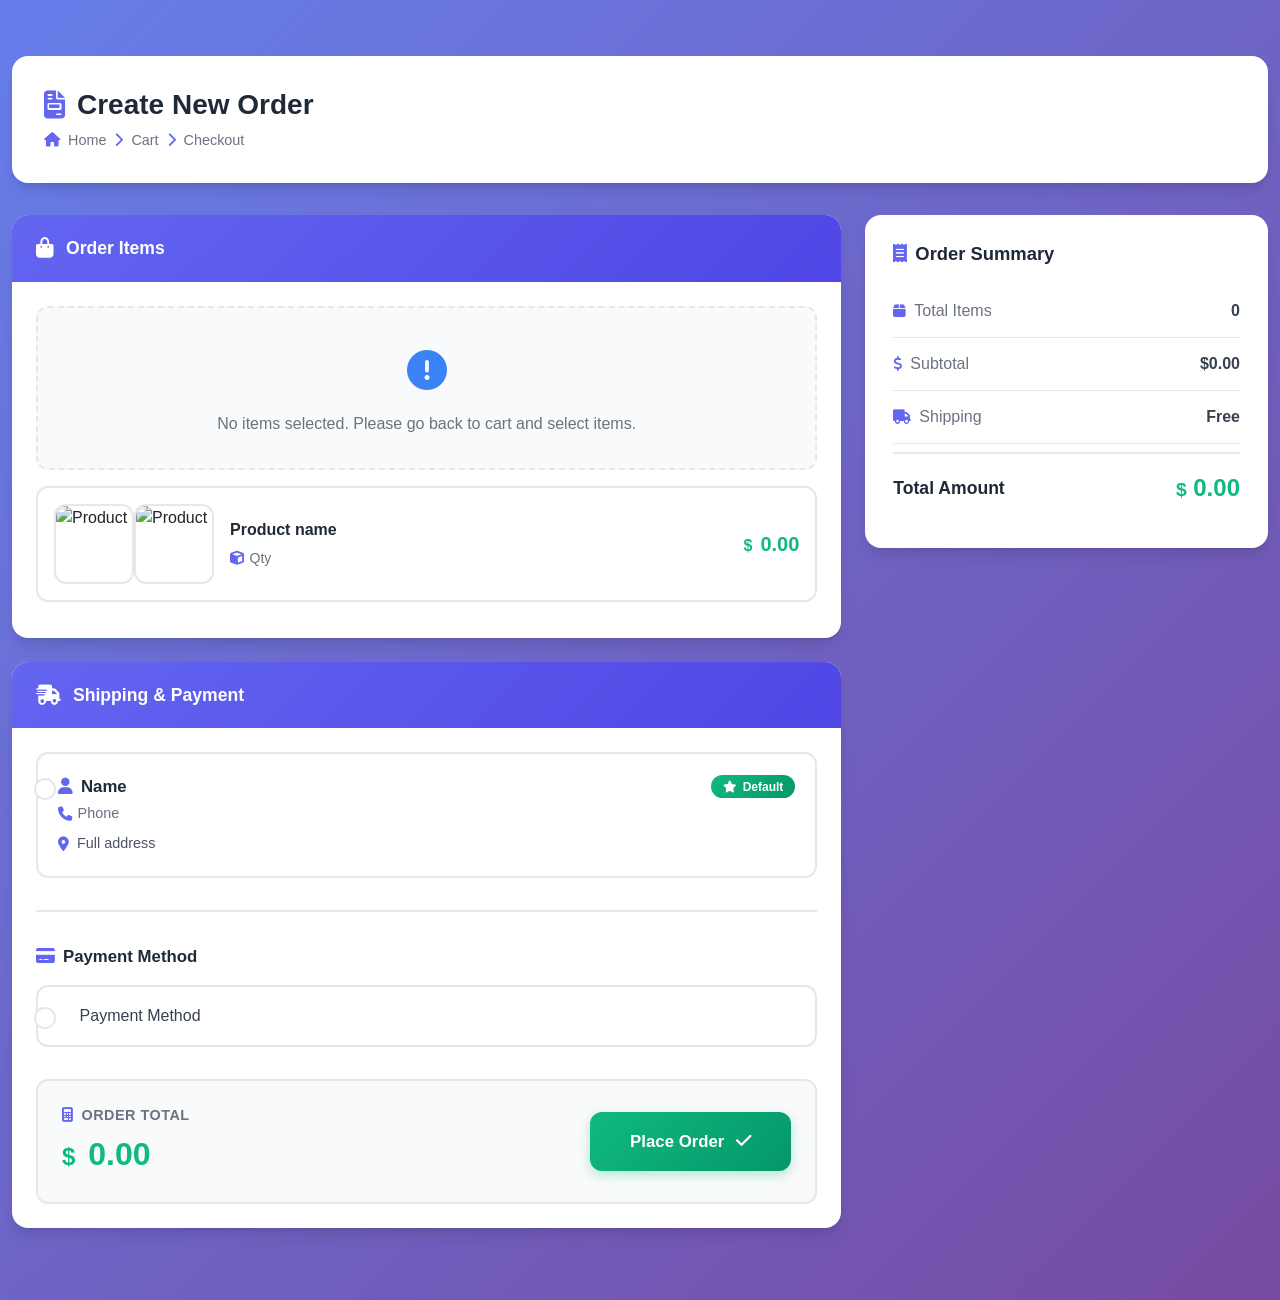
<file: src/main/resources/templates/order/create.html>
<!DOCTYPE html>
<html lang="en" xmlns:th="http://www.thymeleaf.org">
  <head>
    <meta charset="UTF-8" />
    <meta name="viewport" content="width=device-width, initial-scale=1.0" />
    <title>Create Order - E-Bake Ingredients</title>
    <link
      href="https://cdn.jsdelivr.net/npm/bootstrap@5.0.2/dist/css/bootstrap.min.css"
      rel="stylesheet"
    />
    <link
      rel="stylesheet"
      href="https://cdnjs.cloudflare.com/ajax/libs/font-awesome/6.4.0/css/all.min.css"
    />
    <style>
      :root {
        --primary-color: #6366f1;
        --primary-dark: #4f46e5;
        --success-color: #10b981;
        --danger-color: #ef4444;
        --warning-color: #f59e0b;
        --info-color: #3b82f6;
        --border-color: #e5e7eb;
        --bg-light: #f9fafb;
        --shadow-sm: 0 1px 2px 0 rgb(0 0 0 / 0.05);
        --shadow-md: 0 4px 6px -1px rgb(0 0 0 / 0.1),
          0 2px 4px -2px rgb(0 0 0 / 0.1);
        --shadow-lg: 0 10px 15px -3px rgb(0 0 0 / 0.1),
          0 4px 6px -4px rgb(0 0 0 / 0.1);
        --shadow-xl: 0 20px 25px -5px rgb(0 0 0 / 0.1),
          0 8px 10px -6px rgb(0 0 0 / 0.1);
      }

      body {
        background: linear-gradient(135deg, #667eea 0%, #764ba2 100%);
        min-height: 100vh;
        font-family: "Segoe UI", Tahoma, Geneva, Verdana, sans-serif;
      }

      .container {
        max-width: 1400px;
        padding-top: 2rem;
        padding-bottom: 3rem;
      }

      /* Page Header */
      .page-header {
        background: white;
        border-radius: 16px;
        padding: 2rem;
        margin-bottom: 2rem;
        box-shadow: var(--shadow-lg);
        animation: slideDown 0.5s ease-out;
      }

      .page-header h4 {
        margin: 0;
        color: #1f2937;
        font-weight: 700;
        font-size: 1.75rem;
        display: flex;
        align-items: center;
        gap: 0.75rem;
      }

      .page-header h4 i {
        color: var(--primary-color);
      }

      .breadcrumb-custom {
        display: flex;
        align-items: center;
        gap: 0.5rem;
        margin-top: 0.5rem;
        color: #6b7280;
        font-size: 0.9rem;
      }

      .breadcrumb-custom i {
        color: var(--primary-color);
      }

      /* Cards */
      .modern-card {
        background: white;
        border-radius: 16px;
        box-shadow: var(--shadow-lg);
        border: none;
        overflow: hidden;
        animation: fadeInUp 0.6s ease-out;
        margin-bottom: 1.5rem;
      }

      .modern-card .card-header {
        background: linear-gradient(
          135deg,
          var(--primary-color) 0%,
          var(--primary-dark) 100%
        );
        color: white;
        font-weight: 700;
        padding: 1.25rem 1.5rem;
        border: none;
        font-size: 1.1rem;
        display: flex;
        align-items: center;
        gap: 0.75rem;
      }

      .modern-card .card-header i {
        font-size: 1.25rem;
      }

      .modern-card .card-body {
        padding: 1.5rem;
      }

      /* Product Items */
      .product-item {
        display: flex;
        align-items: center;
        padding: 1rem;
        border-radius: 12px;
        transition: all 0.3s ease;
        margin-bottom: 0.75rem;
        border: 2px solid var(--border-color);
      }

      .product-item:hover {
        background: var(--bg-light);
        border-color: var(--primary-color);
        transform: translateX(5px);
      }

      .product-img {
        width: 80px;
        height: 80px;
        object-fit: cover;
        border-radius: 12px;
        border: 2px solid var(--border-color);
        transition: all 0.3s ease;
      }

      .product-item:hover .product-img {
        transform: scale(1.05);
        box-shadow: var(--shadow-md);
      }

      .product-details {
        flex: 1;
        margin-left: 1rem;
      }

      .product-name {
        font-weight: 600;
        color: #1f2937;
        margin-bottom: 0.35rem;
        font-size: 1rem;
      }

      .product-qty {
        color: #6b7280;
        font-size: 0.875rem;
        display: flex;
        align-items: center;
        gap: 0.35rem;
      }

      .product-qty i {
        color: var(--primary-color);
      }

      .product-subtotal {
        font-size: 1.25rem;
        font-weight: 700;
        color: var(--success-color);
        white-space: nowrap;
      }

      .product-subtotal::before {
        content: "$";
        font-size: 1rem;
        margin-right: 0.15rem;
      }

      /* No Items Alert */
      .alert-info {
        background: var(--bg-light);
        border: 2px dashed var(--border-color);
        border-radius: 12px;
        color: #6b7280;
        padding: 2rem;
        text-align: center;
        font-size: 1rem;
      }

      .alert-info::before {
        content: "\f06a";
        font-family: "Font Awesome 6 Free";
        font-weight: 900;
        display: block;
        font-size: 2.5rem;
        color: var(--info-color);
        margin-bottom: 0.75rem;
      }

      /* Address Selection */
      .address-option {
        border: 2px solid var(--border-color);
        border-radius: 12px;
        padding: 1.25rem;
        margin-bottom: 1rem;
        transition: all 0.3s ease;
        cursor: pointer;
        position: relative;
      }

      .address-option:hover {
        border-color: var(--primary-color);
        background: rgba(99, 102, 241, 0.05);
        transform: translateX(5px);
      }

      .address-option input[type="radio"]:checked ~ * {
        color: var(--primary-color);
      }

      .address-option input[type="radio"]:checked {
        accent-color: var(--primary-color);
      }

      .form-check-input[type="radio"] {
        width: 1.35rem;
        height: 1.35rem;
        cursor: pointer;
        border: 2px solid var(--border-color);
      }

      .form-check-input[type="radio"]:checked {
        background-color: var(--primary-color);
        border-color: var(--primary-color);
      }

      .address-name {
        font-weight: 700;
        color: #1f2937;
        font-size: 1.05rem;
        display: flex;
        align-items: center;
        gap: 0.5rem;
      }

      .address-name i {
        color: var(--primary-color);
      }

      .address-phone {
        color: #6b7280;
        font-size: 0.9rem;
        display: flex;
        align-items: center;
        gap: 0.35rem;
        margin-top: 0.25rem;
      }

      .address-phone i {
        color: var(--primary-color);
      }

      .address-full {
        color: #4b5563;
        font-size: 0.9rem;
        margin-top: 0.5rem;
        display: flex;
        align-items: flex-start;
        gap: 0.5rem;
      }

      .address-full i {
        color: var(--primary-color);
        margin-top: 0.25rem;
      }

      .badge.bg-success {
        background: linear-gradient(
          135deg,
          var(--success-color) 0%,
          #059669 100%
        ) !important;
        padding: 0.35rem 0.75rem;
        border-radius: 12px;
        font-weight: 600;
        font-size: 0.75rem;
        display: inline-flex;
        align-items: center;
        gap: 0.35rem;
      }

      .badge.bg-success::before {
        content: "\f005";
        font-family: "Font Awesome 6 Free";
        font-weight: 900;
      }

      /* Payment Method */
      .payment-section {
        margin-top: 2rem;
        padding-top: 2rem;
        border-top: 2px solid var(--border-color);
      }

      .payment-section-title {
        font-weight: 700;
        color: #1f2937;
        font-size: 1.05rem;
        margin-bottom: 1rem;
        display: flex;
        align-items: center;
        gap: 0.5rem;
      }

      .payment-section-title i {
        color: var(--primary-color);
      }

      .payment-option {
        border: 2px solid var(--border-color);
        border-radius: 12px;
        padding: 1rem 1.25rem;
        margin-bottom: 0.75rem;
        transition: all 0.3s ease;
        cursor: pointer;
        display: flex;
        align-items: center;
        gap: 1rem;
      }

      .payment-option:hover {
        border-color: var(--primary-color);
        background: rgba(99, 102, 241, 0.05);
      }

      .payment-option input[type="radio"]:checked ~ * {
        font-weight: 700;
        color: var(--primary-color);
      }

      .payment-label {
        flex: 1;
        font-weight: 500;
        color: #374151;
        display: flex;
        align-items: center;
        gap: 0.5rem;
      }

      .payment-label i {
        font-size: 1.25rem;
        color: var(--primary-color);
      }

      /* Order Total Section */
      .order-total-section {
        background: var(--bg-light);
        border-radius: 12px;
        padding: 1.5rem;
        margin-top: 2rem;
        display: flex;
        justify-content: space-between;
        align-items: center;
        border: 2px solid var(--border-color);
      }

      .total-label-section {
        display: flex;
        flex-direction: column;
        gap: 0.25rem;
      }

      .total-label {
        color: #6b7280;
        font-size: 0.9rem;
        font-weight: 600;
        text-transform: uppercase;
        letter-spacing: 0.5px;
        display: flex;
        align-items: center;
        gap: 0.5rem;
      }

      .total-label i {
        color: var(--primary-color);
      }

      .total-amount {
        font-size: 2rem;
        font-weight: 700;
        color: var(--success-color);
      }

      .total-amount::before {
        content: "$";
        font-size: 1.5rem;
        margin-right: 0.25rem;
      }

      .btn-place-order {
        background: linear-gradient(
          135deg,
          var(--success-color) 0%,
          #059669 100%
        );
        border: none;
        padding: 1rem 2.5rem;
        border-radius: 12px;
        font-weight: 700;
        font-size: 1.05rem;
        color: white;
        display: inline-flex;
        align-items: center;
        gap: 0.75rem;
        transition: all 0.3s ease;
        box-shadow: 0 4px 12px rgba(16, 185, 129, 0.3);
      }

      .btn-place-order:hover {
        transform: translateY(-2px);
        box-shadow: 0 6px 20px rgba(16, 185, 129, 0.4);
        color: white;
      }

      .btn-place-order::after {
        content: "\f00c";
        font-family: "Font Awesome 6 Free";
        font-weight: 900;
        font-size: 1.1rem;
      }

      /* Order Summary Sidebar */
      .summary-card {
        position: sticky;
        top: 100px;
      }

      .summary-card .card-body {
        padding: 1.75rem;
      }

      .summary-title {
        font-weight: 700;
        color: #1f2937;
        font-size: 1.15rem;
        margin-bottom: 1.25rem;
        display: flex;
        align-items: center;
        gap: 0.5rem;
      }

      .summary-title i {
        color: var(--primary-color);
      }

      .summary-row {
        display: flex;
        justify-content: space-between;
        align-items: center;
        padding: 0.875rem 0;
        border-bottom: 1px solid var(--border-color);
      }

      .summary-row:last-child {
        border-bottom: none;
        margin-top: 0.5rem;
        padding-top: 1rem;
        border-top: 2px solid var(--border-color);
      }

      .summary-label {
        color: #6b7280;
        font-weight: 500;
        display: flex;
        align-items: center;
        gap: 0.5rem;
      }

      .summary-label i {
        color: var(--primary-color);
        font-size: 0.9rem;
      }

      .summary-value {
        font-weight: 600;
        color: #374151;
      }

      .summary-row:last-child .summary-label {
        color: #1f2937;
        font-weight: 700;
        font-size: 1.1rem;
      }

      .summary-row:last-child .summary-value {
        color: var(--success-color);
        font-weight: 700;
        font-size: 1.5rem;
      }

      .summary-row:last-child .summary-value::before {
        content: "$";
        font-size: 1.2rem;
      }

      /* Animations */
      @keyframes slideDown {
        from {
          opacity: 0;
          transform: translateY(-20px);
        }
        to {
          opacity: 1;
          transform: translateY(0);
        }
      }

      @keyframes fadeInUp {
        from {
          opacity: 0;
          transform: translateY(30px);
        }
        to {
          opacity: 1;
          transform: translateY(0);
        }
      }

      /* Responsive */
      @media (max-width: 768px) {
        .container {
          padding-left: 1rem;
          padding-right: 1rem;
        }

        .page-header h4 {
          font-size: 1.5rem;
        }

        .product-item {
          flex-direction: column;
          text-align: center;
        }

        .product-details {
          margin-left: 0;
          margin-top: 1rem;
        }

        .product-subtotal {
          margin-top: 0.5rem;
        }

        .order-total-section {
          flex-direction: column;
          gap: 1rem;
          text-align: center;
        }

        .btn-place-order {
          width: 100%;
          justify-content: center;
        }

        .summary-card {
          position: relative;
          top: 0;
        }
      }
    </style>
  </head>
  <body>
    <th:block th:replace="~{common/layout :: header}"></th:block>

    <div class="container mt-4">
      <div class="page-header">
        <h4>
          <i class="fas fa-file-invoice"></i>
          Create New Order
        </h4>
        <div class="breadcrumb-custom">
          <i class="fas fa-home"></i>
          <span>Home</span>
          <i class="fas fa-chevron-right"></i>
          <span>Cart</span>
          <i class="fas fa-chevron-right"></i>
          <span>Checkout</span>
        </div>
      </div>

      <div class="row">
        <div class="col-lg-8">
          <!-- Order Items -->
          <div class="modern-card">
            <div class="card-header">
              <i class="fas fa-shopping-bag"></i>
              Order Items
            </div>
            <div class="card-body">
              <div
                th:if="${draft.items == null or #lists.isEmpty(draft.items)}"
                class="alert alert-info"
              >
                No items selected. Please go back to cart and select items.
              </div>
              <div th:each="item : ${draft.items}" class="product-item">
                <img
                  th:if="${item.product.images != null and !#lists.isEmpty(item.product.images)}"
                  th:src="${item.product.images[0].src}"
                  class="product-img"
                  alt="Product"
                />
                <img
                  th:unless="${item.product.images != null and !#lists.isEmpty(item.product.images)}"
                  th:src="@{/images/default-product.jpg}"
                  class="product-img"
                  alt="Product"
                />
                <div class="product-details">
                  <div class="product-name" th:text="${item.product.name}">
                    Product name
                  </div>
                  <div class="product-qty">
                    <i class="fas fa-cube"></i>
                    <span th:text="'Quantity: ' + ${item.quantity}">Qty</span>
                  </div>
                </div>
                <div
                  class="product-subtotal"
                  th:text="${#numbers.formatDecimal(item.subtotal,0,'COMMA',2,'POINT')}"
                >
                  0.00
                </div>
              </div>
            </div>
          </div>

          <!-- Shipping Address & Payment -->
          <div class="modern-card">
            <div class="card-header">
              <i class="fas fa-shipping-fast"></i>
              Shipping & Payment
            </div>
            <div class="card-body">
              <form
                th:action="@{/order/create}"
                th:object="${createDto}"
                method="post"
              >
                <!-- Addresses -->
                <div
                  th:each="addr : ${addresses}"
                  class="address-option form-check"
                >
                  <input
                    class="form-check-input"
                    type="radio"
                    th:field="*{addressId}"
                    th:value="${addr.id}"
                    th:id="${'addr-' + addr.id}"
                  />
                  <label
                    class="form-check-label w-100"
                    th:for="${'addr-' + addr.id}"
                  >
                    <div class="address-name">
                      <i class="fas fa-user"></i>
                      <span th:text="${addr.fullName}">Name</span>
                      <span
                        class="badge bg-success ms-auto"
                        th:if="${addr.isDefault}"
                        >Default</span
                      >
                    </div>
                    <div class="address-phone">
                      <i class="fas fa-phone"></i>
                      <span th:text="${addr.phoneNumber}">Phone</span>
                    </div>
                    <div class="address-full">
                      <i class="fas fa-map-marker-alt"></i>
                      <span
                        th:text="${addr.addressLine + (addr.ward != null ? ', ' + addr.ward : '') + (addr.district != null ? ', ' + addr.district : '') + (addr.city != null ? ', ' + addr.city : '')}"
                        >Full address</span
                      >
                    </div>
                  </label>
                </div>

                <!-- Payment Methods -->
                <div class="payment-section">
                  <div class="payment-section-title">
                    <i class="fas fa-credit-card"></i>
                    Payment Method
                  </div>
                  <div
                    th:each="pm : ${paymentMethods}"
                    class="payment-option form-check"
                  >
                    <input
                      class="form-check-input"
                      type="radio"
                      th:field="*{paymentMethod}"
                      th:value="${pm.name()}"
                      th:id="${'pm-' + pm.name()}"
                    />
                    <label
                      class="form-check-label payment-label"
                      th:for="${'pm-' + pm.name()}"
                    >
                      <i
                        class="fas"
                        th:classappend="${pm.name() == 'CASH_ON_DELIVERY' ? 'fa-money-bill-wave' : (pm.name() == 'CREDIT_CARD' ? 'fa-credit-card' : 'fa-wallet')}"
                      ></i>
                      <span th:text="${pm.name()}">Payment Method</span>
                    </label>
                  </div>
                </div>

                <!-- Hidden inputs for selected items -->
                <div th:if="${createDto.selectedItemIds != null}">
                  <input
                    type="hidden"
                    th:each="id : ${createDto.selectedItemIds}"
                    name="selectedItemIds"
                    th:value="${id}"
                  />
                </div>

                <!-- Order Total & Submit -->
                <div class="order-total-section">
                  <div class="total-label-section">
                    <div class="total-label">
                      <i class="fas fa-calculator"></i>
                      Order Total
                    </div>
                    <div
                      class="total-amount"
                      th:text="${#numbers.formatDecimal(draft.total,0,'COMMA',2,'POINT')}"
                    >
                      0.00
                    </div>
                  </div>
                  <button class="btn-place-order" type="submit">
                    Place Order
                  </button>
                </div>
              </form>
            </div>
          </div>
        </div>

        <!-- Order Summary Sidebar -->
        <div class="col-lg-4">
          <div class="modern-card summary-card">
            <div class="card-body">
              <h6 class="summary-title">
                <i class="fas fa-receipt"></i>
                Order Summary
              </h6>
              <div class="summary-row">
                <div class="summary-label">
                  <i class="fas fa-box"></i>
                  Total Items
                </div>
                <div
                  class="summary-value"
                  th:text="${draft.items != null ? draft.items.size() : 0}"
                >
                  0
                </div>
              </div>
              <div class="summary-row">
                <div class="summary-label">
                  <i class="fas fa-dollar-sign"></i>
                  Subtotal
                </div>
                <div
                  class="summary-value"
                  th:text="'$' + ${#numbers.formatDecimal(draft.total,0,'COMMA',2,'POINT')}"
                >
                  $0.00
                </div>
              </div>
              <div class="summary-row">
                <div class="summary-label">
                  <i class="fas fa-truck"></i>
                  Shipping
                </div>
                <div class="summary-value">Free</div>
              </div>
              <div class="summary-row">
                <div class="summary-label">Total Amount</div>
                <div
                  class="summary-value"
                  th:text="${#numbers.formatDecimal(draft.total,0,'COMMA',2,'POINT')}"
                >
                  0.00
                </div>
              </div>
            </div>
          </div>
        </div>
      </div>
    </div>

    <th:block th:replace="~{common/layout :: footer}"></th:block>
    <script src="https://cdn.jsdelivr.net/npm/bootstrap@5.0.2/dist/js/bootstrap.bundle.min.js"></script>
  </body>
</html>
</file>
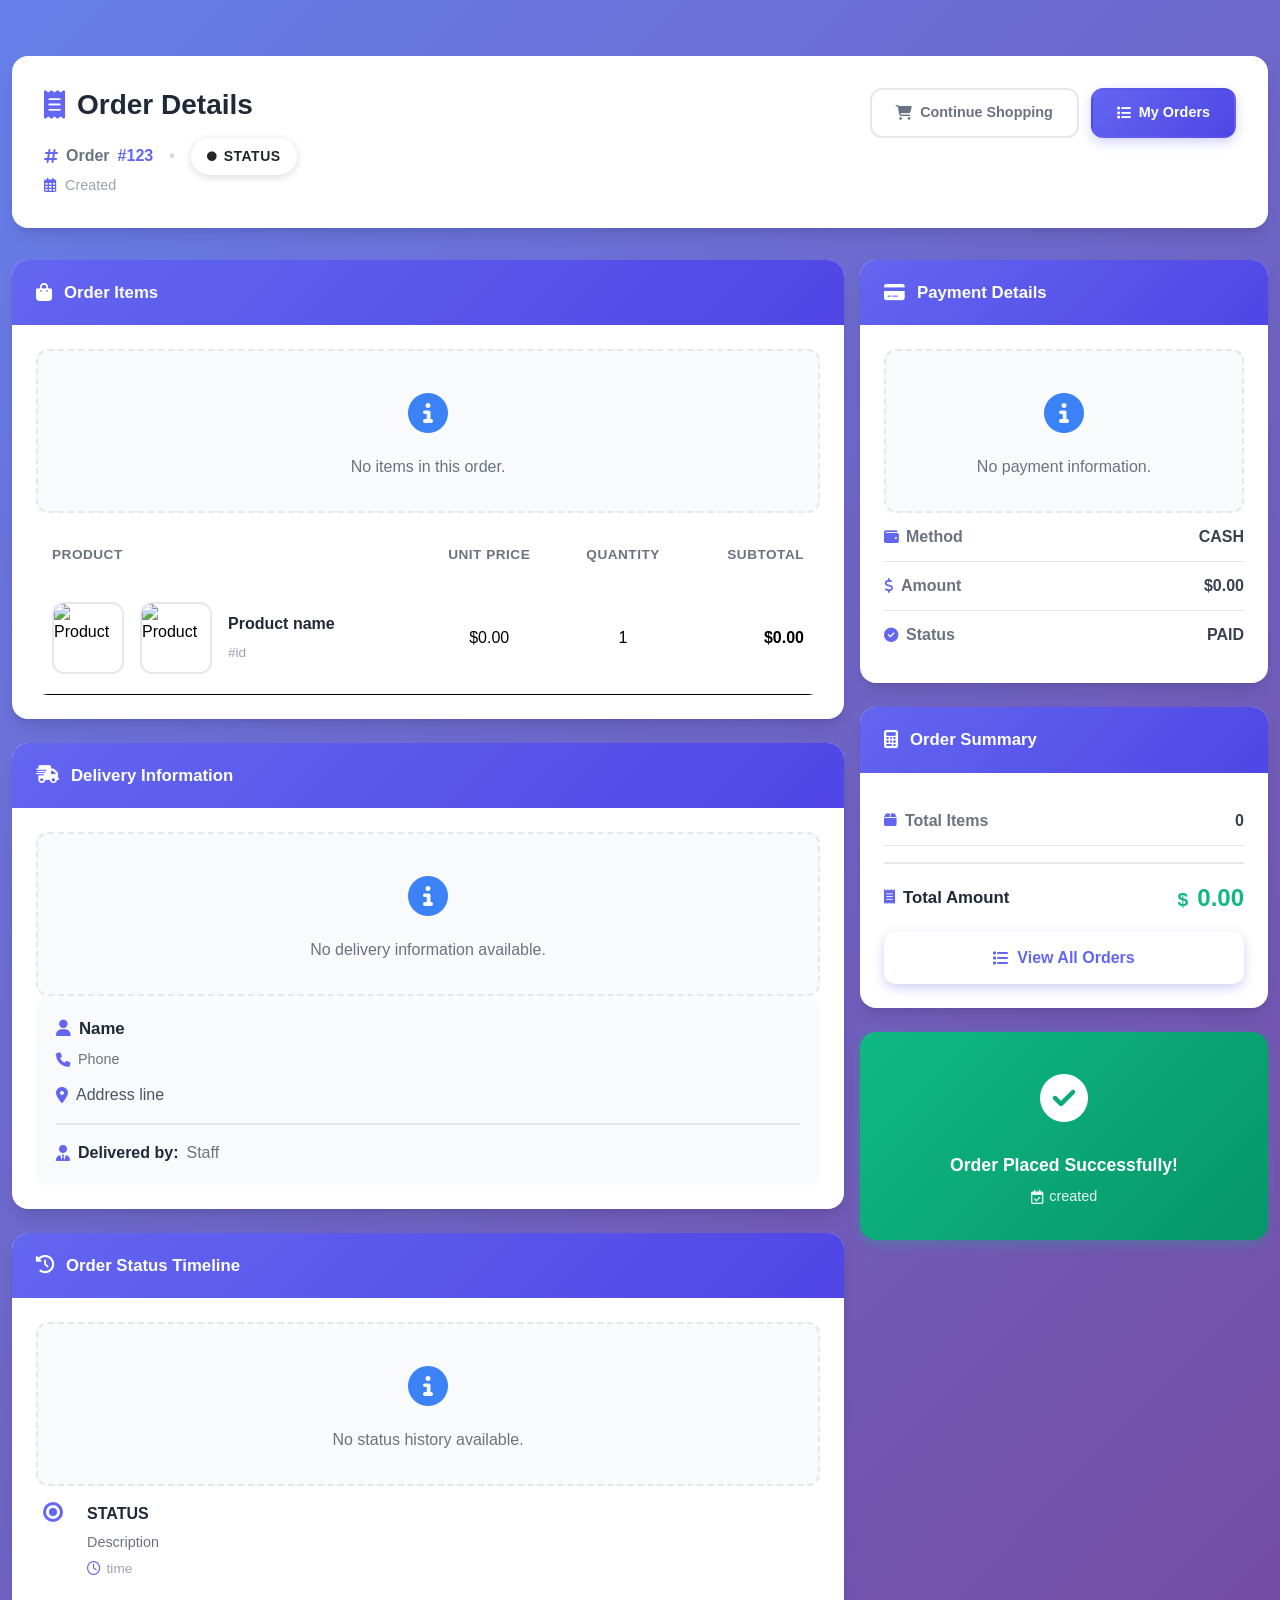
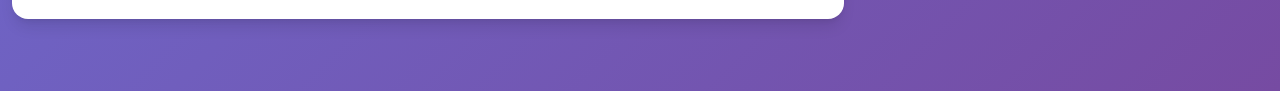
<file: src/main/resources/templates/order/detail.html>
<!DOCTYPE html>
<html lang="en" xmlns:th="http://www.thymeleaf.org">
  <head>
    <meta charset="UTF-8" />
    <meta name="viewport" content="width=device-width, initial-scale=1.0" />
    <title>Order Detail - E-Bake Ingredients</title>
    <link
      href="https://cdn.jsdelivr.net/npm/bootstrap@5.0.2/dist/css/bootstrap.min.css"
      rel="stylesheet"
    />
    <link
      rel="stylesheet"
      href="https://cdnjs.cloudflare.com/ajax/libs/font-awesome/6.4.0/css/all.min.css"
    />
    <style>
      :root {
        --primary-color: #6366f1;
        --primary-dark: #4f46e5;
        --success-color: #10b981;
        --danger-color: #ef4444;
        --warning-color: #f59e0b;
        --info-color: #3b82f6;
        --border-color: #e5e7eb;
        --bg-light: #f9fafb;
        --shadow-sm: 0 1px 2px 0 rgb(0 0 0 / 0.05);
        --shadow-md: 0 4px 6px -1px rgb(0 0 0 / 0.1),
          0 2px 4px -2px rgb(0 0 0 / 0.1);
        --shadow-lg: 0 10px 15px -3px rgb(0 0 0 / 0.1),
          0 4px 6px -4px rgb(0 0 0 / 0.1);
        --shadow-xl: 0 20px 25px -5px rgb(0 0 0 / 0.1),
          0 8px 10px -6px rgb(0 0 0 / 0.1);
      }

      body {
        background: linear-gradient(135deg, #667eea 0%, #764ba2 100%);
        min-height: 100vh;
        font-family: "Segoe UI", Tahoma, Geneva, Verdana, sans-serif;
      }

      .container {
        max-width: 1400px;
        padding-top: 2rem;
        padding-bottom: 3rem;
      }

      /* Page Header */
      .order-header {
        background: white;
        border-radius: 16px;
        padding: 2rem;
        margin-bottom: 2rem;
        box-shadow: var(--shadow-lg);
        animation: slideDown 0.5s ease-out;
      }

      .order-header-top {
        display: flex;
        justify-content: space-between;
        align-items: flex-start;
        gap: 2rem;
        flex-wrap: wrap;
      }

      .order-info h4 {
        margin: 0 0 1rem 0;
        color: #1f2937;
        font-weight: 700;
        font-size: 1.75rem;
        display: flex;
        align-items: center;
        gap: 0.75rem;
      }

      .order-info h4 i {
        color: var(--primary-color);
      }

      .order-meta {
        display: flex;
        align-items: center;
        gap: 1rem;
        flex-wrap: wrap;
      }

      .order-id {
        display: flex;
        align-items: center;
        gap: 0.5rem;
        color: #6b7280;
        font-weight: 600;
      }

      .order-id i {
        color: var(--primary-color);
      }

      .order-id-value {
        font-weight: 700;
        color: var(--primary-color);
      }

      .order-id-value::before {
        content: "#";
      }

      .meta-separator {
        color: #d1d5db;
      }

      .order-status-badge {
        padding: 0.5rem 1rem;
        border-radius: 20px;
        font-weight: 600;
        font-size: 0.875rem;
        display: inline-flex;
        align-items: center;
        gap: 0.4rem;
        text-transform: uppercase;
        letter-spacing: 0.5px;
        box-shadow: 0 2px 8px rgba(0, 0, 0, 0.15);
      }

      .order-status-badge::before {
        content: "\f111";
        font-family: "Font Awesome 6 Free";
        font-weight: 900;
        font-size: 0.6rem;
        animation: pulse 2s infinite;
      }

      @keyframes pulse {
        0%,
        100% {
          opacity: 1;
        }
        50% {
          opacity: 0.5;
        }
      }

      .order-date {
        display: flex;
        align-items: center;
        gap: 0.5rem;
        color: #9ca3af;
        font-size: 0.9rem;
      }

      .order-date i {
        color: var(--primary-color);
      }

      .action-buttons {
        display: flex;
        gap: 0.75rem;
        flex-wrap: wrap;
      }

      .btn-action {
        padding: 0.75rem 1.5rem;
        border-radius: 12px;
        font-weight: 600;
        font-size: 0.9rem;
        display: inline-flex;
        align-items: center;
        gap: 0.5rem;
        transition: all 0.3s ease;
        border: 2px solid;
        text-decoration: none;
      }

      .btn-action-secondary {
        background: white;
        border-color: var(--border-color);
        color: #6b7280;
      }

      .btn-action-secondary:hover {
        background: var(--bg-light);
        border-color: var(--primary-color);
        color: var(--primary-color);
        transform: translateY(-2px);
      }

      .btn-action-primary {
        background: linear-gradient(
          135deg,
          var(--primary-color) 0%,
          var(--primary-dark) 100%
        );
        border-color: transparent;
        color: white;
        box-shadow: 0 4px 12px rgba(99, 102, 241, 0.3);
      }

      .btn-action-primary:hover {
        transform: translateY(-2px);
        box-shadow: 0 6px 20px rgba(99, 102, 241, 0.4);
        color: white;
      }

      /* Cards */
      .modern-card {
        background: white;
        border-radius: 16px;
        box-shadow: var(--shadow-lg);
        border: none;
        overflow: hidden;
        animation: fadeInUp 0.6s ease-out;
        margin-bottom: 1.5rem;
      }

      .modern-card .card-header {
        background: linear-gradient(
          135deg,
          var(--primary-color) 0%,
          var(--primary-dark) 100%
        );
        color: white;
        font-weight: 700;
        padding: 1.25rem 1.5rem;
        border: none;
        font-size: 1.05rem;
        display: flex;
        align-items: center;
        gap: 0.75rem;
      }

      .modern-card .card-header i {
        font-size: 1.15rem;
      }

      .modern-card .card-body {
        padding: 1.5rem;
      }

      /* Product Table */
      .table-responsive {
        border-radius: 12px;
      }

      .table {
        margin: 0;
      }

      .table thead {
        background: var(--bg-light);
      }

      .table thead th {
        color: #6b7280;
        font-weight: 600;
        font-size: 0.85rem;
        text-transform: uppercase;
        letter-spacing: 0.5px;
        padding: 1rem;
        border: none;
      }

      .table tbody tr {
        transition: all 0.3s ease;
        border-bottom: 1px solid var(--border-color);
      }

      .table tbody tr:last-child {
        border-bottom: none;
      }

      .table tbody tr:hover {
        background: rgba(99, 102, 241, 0.05);
      }

      .table tbody td {
        padding: 1.25rem 1rem;
        vertical-align: middle;
      }

      .product-img {
        width: 72px;
        height: 72px;
        object-fit: cover;
        border-radius: 12px;
        border: 2px solid var(--border-color);
        transition: all 0.3s ease;
      }

      .product-img:hover {
        transform: scale(1.05);
        box-shadow: var(--shadow-md);
      }

      .product-name {
        font-weight: 600;
        color: #1f2937;
        margin-bottom: 0.25rem;
      }

      .product-id {
        color: #9ca3af;
        font-size: 0.85rem;
      }

      .product-id::before {
        content: "#";
      }

      /* Delivery Info */
      .delivery-info {
        background: var(--bg-light);
        border-radius: 12px;
        padding: 1.25rem;
      }

      .delivery-name {
        font-weight: 700;
        color: #1f2937;
        font-size: 1.05rem;
        margin-bottom: 0.5rem;
        display: flex;
        align-items: center;
        gap: 0.5rem;
      }

      .delivery-name i {
        color: var(--primary-color);
      }

      .delivery-phone {
        color: #6b7280;
        font-size: 0.9rem;
        margin-bottom: 0.75rem;
        display: flex;
        align-items: center;
        gap: 0.5rem;
      }

      .delivery-phone i {
        color: var(--primary-color);
      }

      .delivery-address {
        color: #4b5563;
        display: flex;
        align-items: flex-start;
        gap: 0.5rem;
      }

      .delivery-address i {
        color: var(--primary-color);
        margin-top: 0.25rem;
      }

      .delivery-staff {
        margin-top: 1rem;
        padding-top: 1rem;
        border-top: 2px solid var(--border-color);
        display: flex;
        align-items: center;
        gap: 0.5rem;
        color: #6b7280;
      }

      .delivery-staff i {
        color: var(--primary-color);
      }

      .delivery-staff strong {
        color: #1f2937;
      }

      /* Timeline */
      .timeline {
        list-style: none;
        padding-left: 0;
        margin: 0;
      }

      .timeline li {
        padding: 1rem 0 1rem 2rem;
        border-left: 3px solid var(--border-color);
        margin-left: 1rem;
        position: relative;
        transition: all 0.3s ease;
      }

      .timeline li:hover {
        border-left-color: var(--primary-color);
      }

      .timeline li:last-child {
        border-left-color: transparent;
      }

      .timeline li::before {
        content: "";
        width: 14px;
        height: 14px;
        border-radius: 50%;
        background: var(--primary-color);
        position: absolute;
        left: -9px;
        top: 1.2rem;
        border: 3px solid white;
        box-shadow: 0 0 0 3px var(--primary-color);
        transition: all 0.3s ease;
      }

      .timeline li:hover::before {
        transform: scale(1.3);
      }

      .timeline-status {
        font-weight: 700;
        color: #1f2937;
        font-size: 1rem;
        margin-bottom: 0.35rem;
        text-transform: uppercase;
      }

      .timeline-desc {
        color: #6b7280;
        font-size: 0.9rem;
        margin-bottom: 0.35rem;
      }

      .timeline-time {
        color: #9ca3af;
        font-size: 0.85rem;
        display: flex;
        align-items: center;
        gap: 0.35rem;
      }

      .timeline-time i {
        color: var(--primary-color);
      }

      /* Payment & Summary Cards */
      .info-row {
        display: flex;
        justify-content: space-between;
        align-items: center;
        padding: 0.75rem 0;
        border-bottom: 1px solid var(--border-color);
      }

      .info-row:last-child {
        border-bottom: none;
      }

      .info-label {
        color: #6b7280;
        font-weight: 600;
        display: flex;
        align-items: center;
        gap: 0.5rem;
      }

      .info-label i {
        color: var(--primary-color);
        font-size: 0.9rem;
      }

      .info-value {
        font-weight: 600;
        color: #374151;
      }

      .summary-total {
        margin-top: 1rem;
        padding-top: 1rem;
        border-top: 2px solid var(--border-color);
        display: flex;
        justify-content: space-between;
        align-items: center;
      }

      .summary-total .info-label {
        color: #1f2937;
        font-size: 1.05rem;
      }

      .summary-total .info-value {
        color: var(--success-color);
        font-size: 1.5rem;
        font-weight: 700;
      }

      .summary-total .info-value::before {
        content: "$";
        font-size: 1.2rem;
        margin-right: 0.15rem;
      }

      /* Success Card */
      .success-card {
        background: linear-gradient(
          135deg,
          var(--success-color) 0%,
          #059669 100%
        );
        color: white;
        text-align: center;
        border-radius: 16px;
        padding: 2rem;
        box-shadow: 0 4px 12px rgba(16, 185, 129, 0.3);
      }

      .success-icon {
        font-size: 3rem;
        margin-bottom: 1rem;
        animation: scaleIn 0.5s ease-out;
      }

      @keyframes scaleIn {
        from {
          transform: scale(0);
          opacity: 0;
        }
        to {
          transform: scale(1);
          opacity: 1;
        }
      }

      .success-message {
        font-weight: 700;
        font-size: 1.1rem;
        margin-bottom: 0.5rem;
      }

      .success-time {
        opacity: 0.9;
        font-size: 0.9rem;
        display: flex;
        align-items: center;
        justify-content: center;
        gap: 0.35rem;
      }

      .btn-view-all {
        background: white;
        color: var(--primary-color);
        border: none;
        padding: 0.875rem 1.5rem;
        border-radius: 12px;
        font-weight: 600;
        width: 100%;
        transition: all 0.3s ease;
        display: flex;
        align-items: center;
        justify-content: center;
        gap: 0.5rem;
        box-shadow: 0 4px 12px rgba(99, 102, 241, 0.3);
        text-decoration: none;
      }

      .btn-view-all:hover {
        transform: translateY(-2px);
        box-shadow: 0 6px 20px rgba(99, 102, 241, 0.4);
        color: var(--primary-dark);
      }

      /* Alert */
      .alert-info {
        background: var(--bg-light);
        border: 2px dashed var(--border-color);
        border-radius: 12px;
        color: #6b7280;
        padding: 2rem;
        text-align: center;
      }

      .alert-info::before {
        content: "\f05a";
        font-family: "Font Awesome 6 Free";
        font-weight: 900;
        display: block;
        font-size: 2.5rem;
        color: var(--info-color);
        margin-bottom: 0.75rem;
      }

      /* Sticky Sidebar */
      .sticky-sidebar {
        position: sticky;
        top: 100px;
      }

      /* Animations */
      @keyframes slideDown {
        from {
          opacity: 0;
          transform: translateY(-20px);
        }
        to {
          opacity: 1;
          transform: translateY(0);
        }
      }

      @keyframes fadeInUp {
        from {
          opacity: 0;
          transform: translateY(30px);
        }
        to {
          opacity: 1;
          transform: translateY(0);
        }
      }

      /* Responsive */
      @media (max-width: 992px) {
        .order-header-top {
          flex-direction: column;
        }

        .action-buttons {
          width: 100%;
        }

        .btn-action {
          flex: 1;
          justify-content: center;
        }

        .sticky-sidebar {
          position: relative;
          top: 0;
        }
      }

      @media (max-width: 768px) {
        .container {
          padding-left: 1rem;
          padding-right: 1rem;
        }

        .order-info h4 {
          font-size: 1.5rem;
        }

        .order-meta {
          flex-direction: column;
          align-items: flex-start;
          gap: 0.5rem;
        }

        .table thead {
          display: none;
        }

        .table tbody tr {
          display: block;
          margin-bottom: 1rem;
          border-radius: 12px;
          border: 1px solid var(--border-color);
        }

        .table tbody td {
          display: flex;
          justify-content: space-between;
          padding: 0.875rem 1rem;
          border-bottom: 1px solid var(--border-color);
        }

        .table tbody td:last-child {
          border-bottom: none;
        }

        .table tbody td::before {
          content: attr(data-label);
          font-weight: 600;
          color: #6b7280;
          text-transform: uppercase;
          font-size: 0.75rem;
        }
      }
    </style>
  </head>
  <body>
    <th:block th:replace="~{common/layout :: header}"></th:block>

    <div class="container mt-4">
      <div class="order-header">
        <div class="order-header-top">
          <div class="order-info">
            <h4>
              <i class="fas fa-receipt"></i>
              Order Details
            </h4>
            <div class="order-meta">
              <div class="order-id">
                <i class="fas fa-hashtag"></i>
                <span>Order</span>
                <span class="order-id-value" th:text="${order.id}">123</span>
              </div>
              <span class="meta-separator">•</span>
              <span
                class="order-status-badge"
                th:classappend="${order.currentStatusValue == 'NEW' ? 'bg-primary' : 
                               (order.currentStatusValue == 'PROCESSING' ? 'bg-info' : 
                               (order.currentStatusValue == 'SHIPPED' ? 'bg-warning' : 
                               (order.currentStatusValue == 'DELIVERED' ? 'bg-success' : 
                               (order.currentStatusValue == 'CANCELLED' ? 'bg-danger' : 'bg-secondary'))))}"
                th:text="${order.currentStatusValue != null ? order.currentStatusValue : (order.currentStatus != null ? order.currentStatus.status : 'N/A')}"
              >
                Status
              </span>
            </div>
            <div class="order-date" th:if="${order.createdAt != null}">
              <i class="far fa-calendar-alt"></i>
              <span
                th:text="${#temporals.format(order.createdAt, 'dd/MM/yyyy HH:mm')}"
                >Created</span
              >
            </div>
          </div>
          <div class="action-buttons">
            <a class="btn-action btn-action-secondary" th:href="@{/}">
              <i class="fas fa-shopping-cart"></i>
              Continue Shopping
            </a>
            <a
              class="btn-action btn-action-primary"
              th:href="@{/order/list/customer}"
            >
              <i class="fas fa-list"></i>
              My Orders
            </a>
          </div>
        </div>
      </div>

      <div class="row g-3">
        <div class="col-lg-8">
          <!-- Order Items -->
          <div class="modern-card">
            <div class="card-header">
              <i class="fas fa-shopping-bag"></i>
              Order Items
            </div>
            <div class="card-body">
              <div
                th:if="${order.items == null or #lists.isEmpty(order.items)}"
                class="alert alert-info"
              >
                No items in this order.
              </div>
              <div
                class="table-responsive"
                th:unless="${order.items == null or #lists.isEmpty(order.items)}"
              >
                <table class="table align-middle">
                  <thead>
                    <tr>
                      <th>Product</th>
                      <th class="text-center">Unit Price</th>
                      <th class="text-center">Quantity</th>
                      <th class="text-end">Subtotal</th>
                    </tr>
                  </thead>
                  <tbody>
                    <tr th:each="item : ${order.items}">
                      <td data-label="Product">
                        <div class="d-flex align-items-center">
                          <img
                            th:if="${item.product != null and item.product.images != null and !#lists.isEmpty(item.product.images)}"
                            th:src="${item.product.images[0].src}"
                            class="product-img me-3"
                            alt="Product"
                          />
                          <img
                            th:unless="${item.product != null and item.product.images != null and !#lists.isEmpty(item.product.images)}"
                            th:src="@{/images/default-product.jpg}"
                            class="product-img me-3"
                            alt="Product"
                          />
                          <div>
                            <div
                              class="product-name"
                              th:text="${item.product != null ? item.product.name : 'Product'}"
                            >
                              Product name
                            </div>
                            <small
                              class="product-id"
                              th:text="${item.product != null ? item.product.id : ''}"
                              >id</small
                            >
                          </div>
                        </div>
                      </td>
                      <td class="text-center" data-label="Unit Price">
                        <span
                          th:text="'$' + ${#numbers.formatDecimal(item.unitPrice,0,'COMMA',2,'POINT')}"
                          >$0.00</span
                        >
                      </td>
                      <td class="text-center" data-label="Quantity">
                        <span th:text="${item.quantity}">1</span>
                      </td>
                      <td class="text-end" data-label="Subtotal">
                        <strong
                          th:text="'$' + ${#numbers.formatDecimal(item.subtotal,0,'COMMA',2,'POINT')}"
                          >$0.00</strong
                        >
                      </td>
                    </tr>
                  </tbody>
                </table>
              </div>
            </div>
          </div>

          <!-- Delivery Information -->
          <div class="modern-card">
            <div class="card-header">
              <i class="fas fa-shipping-fast"></i>
              Delivery Information
            </div>
            <div class="card-body">
              <div th:if="${order.delivery == null}" class="alert-info">
                No delivery information available.
              </div>
              <div th:if="${order.delivery != null}">
                <div
                  class="delivery-info"
                  th:if="${order.delivery.address != null}"
                >
                  <div class="delivery-name">
                    <i class="fas fa-user"></i>
                    <span th:text="${order.delivery.address.fullName}"
                      >Name</span
                    >
                  </div>
                  <div class="delivery-phone">
                    <i class="fas fa-phone"></i>
                    <span th:text="${order.delivery.address.phoneNumber}"
                      >Phone</span
                    >
                  </div>
                  <div class="delivery-address">
                    <i class="fas fa-map-marker-alt"></i>
                    <span
                      th:text="${order.delivery.address.addressLine + (order.delivery.address.ward != null ? ', ' + order.delivery.address.ward : '') + (order.delivery.address.district != null ? ', ' + order.delivery.address.district : '') + (order.delivery.address.city != null ? ', ' + order.delivery.address.city : '')}"
                    >
                      Address line
                    </span>
                  </div>
                  <div class="delivery-staff">
                    <i class="fas fa-user-tie"></i>
                    <strong>Delivered by:</strong>
                    <span
                      th:text="${order.delivery.deliveredByName != null ? order.delivery.deliveredByName : 'To be determined'}"
                      >Staff</span
                    >
                  </div>
                </div>
              </div>
            </div>
          </div>

          <!-- Status History -->
          <div class="modern-card">
            <div class="card-header">
              <i class="fas fa-history"></i>
              Order Status Timeline
            </div>
            <div class="card-body">
              <div
                th:if="${order.statusHistory == null or #lists.isEmpty(order.statusHistory)}"
                class="alert-info"
              >
                No status history available.
              </div>
              <ul
                class="timeline"
                th:if="${order.statusHistory != null and !#lists.isEmpty(order.statusHistory)}"
              >
                <li th:each="s : ${order.statusHistory}">
                  <div class="timeline-status" th:text="${s.status}">
                    STATUS
                  </div>
                  <div class="timeline-desc" th:text="${s.description}">
                    Description
                  </div>
                  <div class="timeline-time" th:if="${s.timestamp != null}">
                    <i class="far fa-clock"></i>
                    <span
                      th:text="${#temporals.format(s.timestamp, 'dd/MM/yyyy HH:mm')}"
                      >time</span
                    >
                  </div>
                </li>
              </ul>
            </div>
          </div>
        </div>

        <div class="col-lg-4">
          <div class="sticky-sidebar">
            <!-- Payment Information -->
            <div class="modern-card">
              <div class="card-header">
                <i class="fas fa-credit-card"></i>
                Payment Details
              </div>
              <div class="card-body">
                <div th:if="${order.payment == null}" class="alert-info">
                  No payment information.
                </div>
                <div th:if="${order.payment != null}">
                  <div class="info-row">
                    <div class="info-label">
                      <i class="fas fa-wallet"></i>
                      Method
                    </div>
                    <div class="info-value" th:text="${order.payment.method}">
                      CASH
                    </div>
                  </div>
                  <div class="info-row">
                    <div class="info-label">
                      <i class="fas fa-dollar-sign"></i>
                      Amount
                    </div>
                    <div
                      class="info-value"
                      th:text="'$' + ${#numbers.formatDecimal(order.payment.amount,0,'COMMA',2,'POINT')}"
                    >
                      $0.00
                    </div>
                  </div>
                  <div class="info-row">
                    <div class="info-label">
                      <i class="fas fa-check-circle"></i>
                      Status
                    </div>
                    <div
                      class="info-value"
                      th:text="${order.payment.currentStatus != null ? order.payment.currentStatus : (order.payment.status != null ? order.payment.status.status : 'N/A')}"
                    >
                      PAID
                    </div>
                  </div>
                </div>
              </div>
            </div>

            <!-- Order Summary -->
            <div class="modern-card">
              <div class="card-header">
                <i class="fas fa-calculator"></i>
                Order Summary
              </div>
              <div class="card-body">
                <div class="info-row">
                  <div class="info-label">
                    <i class="fas fa-box"></i>
                    Total Items
                  </div>
                  <div
                    class="info-value"
                    th:text="${order.items != null ? order.items.size() : 0}"
                  >
                    0
                  </div>
                </div>
                <div class="summary-total">
                  <div class="info-label">
                    <i class="fas fa-receipt"></i>
                    Total Amount
                  </div>
                  <div
                    class="info-value"
                    th:text="${#numbers.formatDecimal(order.total,0,'COMMA',2,'POINT')}"
                  >
                    0.00
                  </div>
                </div>
                <div class="mt-3">
                  <a class="btn-view-all" th:href="@{/order/list/customer}">
                    <i class="fas fa-list"></i>
                    View All Orders
                  </a>
                </div>
              </div>
            </div>

            <!-- Success Card -->
            <div class="success-card">
              <div class="success-icon">
                <i class="fas fa-check-circle"></i>
              </div>
              <div class="success-message">Order Placed Successfully!</div>
              <div class="success-time" th:if="${order.createdAt != null}">
                <i class="far fa-calendar-check"></i>
                <span
                  th:text="${#temporals.format(order.createdAt, 'dd/MM/yyyy HH:mm')}"
                  >created</span
                >
              </div>
            </div>
          </div>
        </div>
      </div>
    </div>

    <th:block th:replace="~{common/layout :: footer}"></th:block>
    <script src="https://cdn.jsdelivr.net/npm/bootstrap@5.0.2/dist/js/bootstrap.bundle.min.js"></script>
  </body>
</html>
</file>
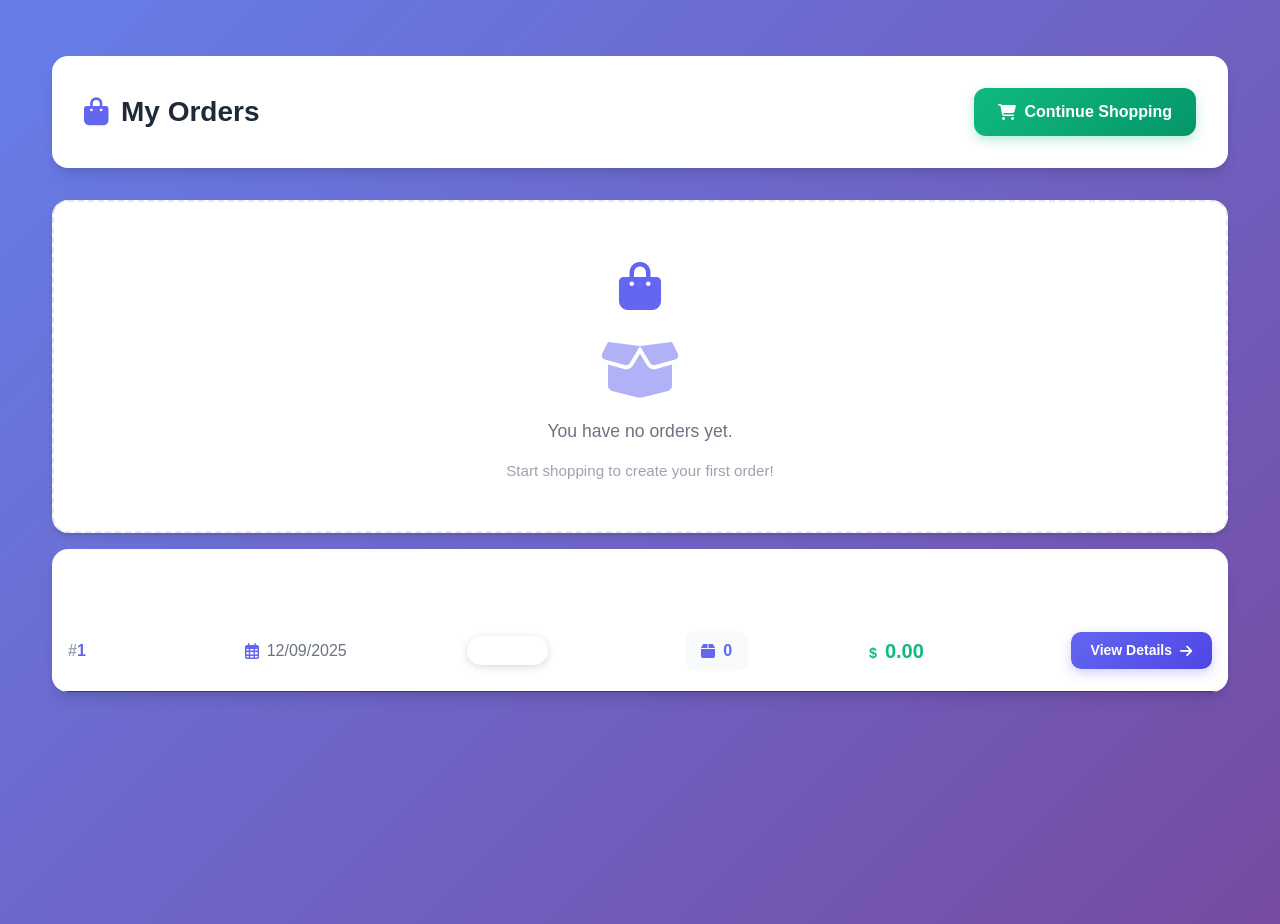
<file: src/main/resources/templates/order/list/customer.html>
<!DOCTYPE html>
<html lang="en" xmlns:th="http://www.thymeleaf.org">
  <head>
    <meta charset="UTF-8" />
    <meta name="viewport" content="width=device-width, initial-scale=1.0" />
    <title>My Orders - E-Bake Ingredients</title>
    <link
      href="https://cdn.jsdelivr.net/npm/bootstrap@5.0.2/dist/css/bootstrap.min.css"
      rel="stylesheet"
    />
    <link
      rel="stylesheet"
      href="https://cdnjs.cloudflare.com/ajax/libs/font-awesome/6.4.0/css/all.min.css"
    />
    <style>
      :root {
        --primary-color: #6366f1;
        --primary-dark: #4f46e5;
        --success-color: #10b981;
        --danger-color: #ef4444;
        --warning-color: #f59e0b;
        --info-color: #3b82f6;
        --border-color: #e5e7eb;
        --bg-light: #f9fafb;
        --shadow-sm: 0 1px 2px 0 rgb(0 0 0 / 0.05);
        --shadow-md: 0 4px 6px -1px rgb(0 0 0 / 0.1),
          0 2px 4px -2px rgb(0 0 0 / 0.1);
        --shadow-lg: 0 10px 15px -3px rgb(0 0 0 / 0.1),
          0 4px 6px -4px rgb(0 0 0 / 0.1);
        --shadow-xl: 0 20px 25px -5px rgb(0 0 0 / 0.1),
          0 8px 10px -6px rgb(0 0 0 / 0.1);
      }

      body {
        background: linear-gradient(135deg, #667eea 0%, #764ba2 100%);
        min-height: 100vh;
        font-family: "Segoe UI", Tahoma, Geneva, Verdana, sans-serif;
      }

      .container {
        max-width: 1200px;
        padding-top: 2rem;
        padding-bottom: 3rem;
      }

      /* Page Header */
      .page-header {
        background: white;
        border-radius: 16px;
        padding: 2rem;
        margin-bottom: 2rem;
        box-shadow: var(--shadow-lg);
        display: flex;
        justify-content: space-between;
        align-items: center;
        animation: slideDown 0.5s ease-out;
      }

      .page-header h4 {
        margin: 0;
        color: #1f2937;
        font-weight: 700;
        font-size: 1.75rem;
        display: flex;
        align-items: center;
        gap: 0.75rem;
      }

      .page-header h4 i {
        color: var(--primary-color);
      }

      .btn-continue-shopping {
        background: linear-gradient(
          135deg,
          var(--success-color) 0%,
          #059669 100%
        );
        border: none;
        padding: 0.75rem 1.5rem;
        border-radius: 12px;
        font-weight: 600;
        color: white;
        display: flex;
        align-items: center;
        gap: 0.5rem;
        transition: all 0.3s ease;
        box-shadow: 0 4px 12px rgba(16, 185, 129, 0.3);
        text-decoration: none;
      }

      .btn-continue-shopping:hover {
        transform: translateY(-2px);
        box-shadow: 0 6px 20px rgba(16, 185, 129, 0.4);
        color: white;
      }

      /* Alert */
      .alert-info {
        background: white;
        border: 2px dashed var(--border-color);
        border-radius: 16px;
        color: #6b7280;
        padding: 3rem;
        text-align: center;
        font-size: 1.1rem;
        box-shadow: var(--shadow-md);
        animation: fadeIn 0.5s ease-out;
      }

      .alert-info::before {
        content: "\f290";
        font-family: "Font Awesome 6 Free";
        font-weight: 900;
        display: block;
        font-size: 3rem;
        color: var(--primary-color);
        margin-bottom: 1rem;
      }

      /* Orders Card */
      .orders-card {
        background: white;
        border-radius: 16px;
        box-shadow: var(--shadow-lg);
        border: none;
        overflow: hidden;
        animation: fadeInUp 0.6s ease-out;
      }

      /* Table Styles */
      .table-responsive {
        border-radius: 16px;
        overflow: hidden;
      }

      .table {
        margin: 0;
      }

      .table thead {
        background: linear-gradient(
          135deg,
          var(--primary-color) 0%,
          var(--primary-dark) 100%
        );
      }

      .table thead th {
        color: white;
        font-weight: 600;
        font-size: 0.9rem;
        text-transform: uppercase;
        letter-spacing: 0.5px;
        padding: 1.25rem 1rem;
        border: none;
      }

      .table tbody tr {
        transition: all 0.3s ease;
        border-bottom: 1px solid var(--border-color);
      }

      .table tbody tr:last-child {
        border-bottom: none;
      }

      .table tbody tr:hover {
        background: rgba(99, 102, 241, 0.05);
        transform: scale(1.01);
        box-shadow: 0 4px 12px rgba(0, 0, 0, 0.05);
      }

      .table tbody td {
        padding: 1.25rem 1rem;
        vertical-align: middle;
        color: #374151;
        font-weight: 500;
      }

      /* Order ID Column */
      .order-id {
        font-weight: 700;
        color: var(--primary-color);
        font-size: 1rem;
      }

      .order-id::before {
        content: "#";
        color: #9ca3af;
      }

      /* Date Column */
      .order-date {
        display: flex;
        align-items: center;
        gap: 0.5rem;
        color: #6b7280;
      }

      .order-date i {
        color: var(--primary-color);
      }

      /* Status Badges */
      .badge {
        padding: 0.5rem 1rem;
        border-radius: 20px;
        font-weight: 600;
        font-size: 0.8rem;
        display: inline-flex;
        align-items: center;
        gap: 0.4rem;
        text-transform: uppercase;
        letter-spacing: 0.5px;
        box-shadow: 0 2px 8px rgba(0, 0, 0, 0.15);
      }

      .badge::before {
        content: "\f111";
        font-family: "Font Awesome 6 Free";
        font-weight: 900;
        font-size: 0.6rem;
      }

      .badge.bg-primary {
        background: linear-gradient(
          135deg,
          var(--primary-color) 0%,
          var(--primary-dark) 100%
        ) !important;
      }

      .badge.bg-success {
        background: linear-gradient(
          135deg,
          var(--success-color) 0%,
          #059669 100%
        ) !important;
      }

      .badge.bg-warning {
        background: linear-gradient(
          135deg,
          var(--warning-color) 0%,
          #d97706 100%
        ) !important;
      }

      .badge.bg-danger {
        background: linear-gradient(
          135deg,
          var(--danger-color) 0%,
          #dc2626 100%
        ) !important;
      }

      .badge.bg-info {
        background: linear-gradient(
          135deg,
          var(--info-color) 0%,
          #2563eb 100%
        ) !important;
      }

      .badge.bg-secondary {
        background: linear-gradient(
          135deg,
          #6b7280 0%,
          #4b5563 100%
        ) !important;
      }

      /* Items Count */
      .items-count {
        display: inline-flex;
        align-items: center;
        justify-content: center;
        background: var(--bg-light);
        padding: 0.5rem 1rem;
        border-radius: 10px;
        font-weight: 700;
        color: var(--primary-color);
        min-width: 60px;
      }

      .items-count::before {
        content: "\f466";
        font-family: "Font Awesome 6 Free";
        font-weight: 900;
        margin-right: 0.5rem;
        color: var(--primary-color);
      }

      /* Total Price */
      .order-total {
        font-size: 1.25rem;
        font-weight: 700;
        color: var(--success-color);
      }

      .order-total::before {
        content: "$";
        font-size: 0.9rem;
        margin-right: 0.15rem;
      }

      /* Action Button */
      .btn-view-order {
        background: linear-gradient(
          135deg,
          var(--primary-color) 0%,
          var(--primary-dark) 100%
        );
        border: none;
        color: white;
        padding: 0.5rem 1.25rem;
        border-radius: 10px;
        font-weight: 600;
        font-size: 0.875rem;
        transition: all 0.3s ease;
        display: inline-flex;
        align-items: center;
        gap: 0.5rem;
        box-shadow: 0 4px 12px rgba(99, 102, 241, 0.3);
        text-decoration: none;
      }

      .btn-view-order:hover {
        transform: translateY(-2px);
        box-shadow: 0 6px 20px rgba(99, 102, 241, 0.4);
        color: white;
      }

      .btn-view-order::after {
        content: "\f061";
        font-family: "Font Awesome 6 Free";
        font-weight: 900;
      }

      /* Animations */
      @keyframes slideDown {
        from {
          opacity: 0;
          transform: translateY(-20px);
        }
        to {
          opacity: 1;
          transform: translateY(0);
        }
      }

      @keyframes fadeIn {
        from {
          opacity: 0;
        }
        to {
          opacity: 1;
        }
      }

      @keyframes fadeInUp {
        from {
          opacity: 0;
          transform: translateY(30px);
        }
        to {
          opacity: 1;
          transform: translateY(0);
        }
      }

      /* Responsive */
      @media (max-width: 768px) {
        .page-header {
          flex-direction: column;
          gap: 1rem;
          text-align: center;
        }

        .page-header h4 {
          font-size: 1.5rem;
        }

        .container {
          padding-left: 1rem;
          padding-right: 1rem;
        }

        /* Mobile Table - Card View */
        .table thead {
          display: none;
        }

        .table tbody tr {
          display: block;
          margin-bottom: 1rem;
          border-radius: 12px;
          box-shadow: var(--shadow-sm);
          border: 1px solid var(--border-color);
        }

        .table tbody tr:hover {
          transform: none;
        }

        .table tbody td {
          display: flex;
          justify-content: space-between;
          align-items: center;
          padding: 0.875rem 1rem;
          border-bottom: 1px solid var(--border-color);
        }

        .table tbody td:last-child {
          border-bottom: none;
        }

        .table tbody td::before {
          content: attr(data-label);
          font-weight: 600;
          color: #6b7280;
          text-transform: uppercase;
          font-size: 0.75rem;
          letter-spacing: 0.5px;
        }

        .order-date {
          flex-direction: row-reverse;
          justify-content: flex-end;
        }

        .items-count,
        .order-total {
          margin-left: auto;
        }

        .btn-view-order {
          width: 100%;
          justify-content: center;
        }
      }

      /* Empty state enhancement */
      .empty-orders {
        display: flex;
        flex-direction: column;
        align-items: center;
        gap: 1rem;
      }

      .empty-orders-icon {
        font-size: 4rem;
        color: var(--primary-color);
        opacity: 0.5;
      }

      .empty-orders-text {
        font-size: 1.1rem;
        color: #6b7280;
        margin: 0;
      }

      .empty-orders-subtext {
        font-size: 0.95rem;
        color: #9ca3af;
        margin: 0;
      }
    </style>
  </head>
  <body>
    <th:block th:replace="~{common/layout :: header}"></th:block>

    <div class="container mt-4">
      <div class="page-header">
        <h4>
          <i class="fas fa-shopping-bag"></i>
          My Orders
        </h4>
        <a class="btn-continue-shopping" th:href="@{/}">
          <i class="fas fa-shopping-cart"></i>
          Continue Shopping
        </a>
      </div>

      <div
        th:if="${orders == null or #lists.isEmpty(orders)}"
        class="alert alert-info"
      >
        <div class="empty-orders">
          <i class="fas fa-box-open empty-orders-icon"></i>
          <p class="empty-orders-text">You have no orders yet.</p>
          <p class="empty-orders-subtext">
            Start shopping to create your first order!
          </p>
        </div>
      </div>

      <div
        class="card orders-card"
        th:unless="${orders == null or #lists.isEmpty(orders)}"
      >
        <div class="table-responsive">
          <table class="table table-hover align-middle mb-0">
            <thead>
              <tr>
                <th>Order ID</th>
                <th>Date</th>
                <th>Status</th>
                <th class="text-center">Items</th>
                <th class="text-end">Total</th>
                <th class="text-end">Action</th>
              </tr>
            </thead>
            <tbody>
              <tr th:each="order : ${orders}">
                <td data-label="Order ID">
                  <span class="order-id" th:text="${order.id}">1</span>
                </td>
                <td data-label="Date">
                  <span class="order-date">
                    <i class="far fa-calendar-alt"></i>
                    <span
                      th:text="${order.createdAt != null ? #temporals.format(order.createdAt,'dd/MM/yyyy HH:mm') : '-'}"
                    >
                      12/09/2025
                    </span>
                  </span>
                </td>
                <td data-label="Status">
                  <span
                    class="badge"
                    th:classappend="${order.status == 'NEW' ? 'bg-primary' : 
                                   (order.status == 'PROCESSING' ? 'bg-info' : 
                                   (order.status == 'SHIPPED' ? 'bg-warning' : 
                                   (order.status == 'DELIVERED' ? 'bg-success' : 
                                   (order.status == 'CANCELLED' ? 'bg-danger' : 'bg-secondary'))))}"
                    th:text="${order.status}"
                  >
                    NEW
                  </span>
                </td>
                <td class="text-center" data-label="Items">
                  <span class="items-count" th:text="${order.itemCount}"
                    >0</span
                  >
                </td>
                <td class="text-end" data-label="Total">
                  <span
                    class="order-total"
                    th:text="${order.total != null ? #numbers.formatDecimal(order.total,0,'COMMA',2,'POINT') : '0.00'}"
                  >
                    0.00
                  </span>
                </td>
                <td class="text-end" data-label="Action">
                  <a
                    class="btn-view-order"
                    th:href="@{'/order/detail/' + ${order.id}}"
                  >
                    View Details
                  </a>
                </td>
              </tr>
            </tbody>
          </table>
        </div>
      </div>
    </div>

    <th:block th:replace="~{common/layout :: footer}"></th:block>
    <script src="https://cdn.jsdelivr.net/npm/bootstrap@5.0.2/dist/js/bootstrap.bundle.min.js"></script>
  </body>
</html>
</file>
